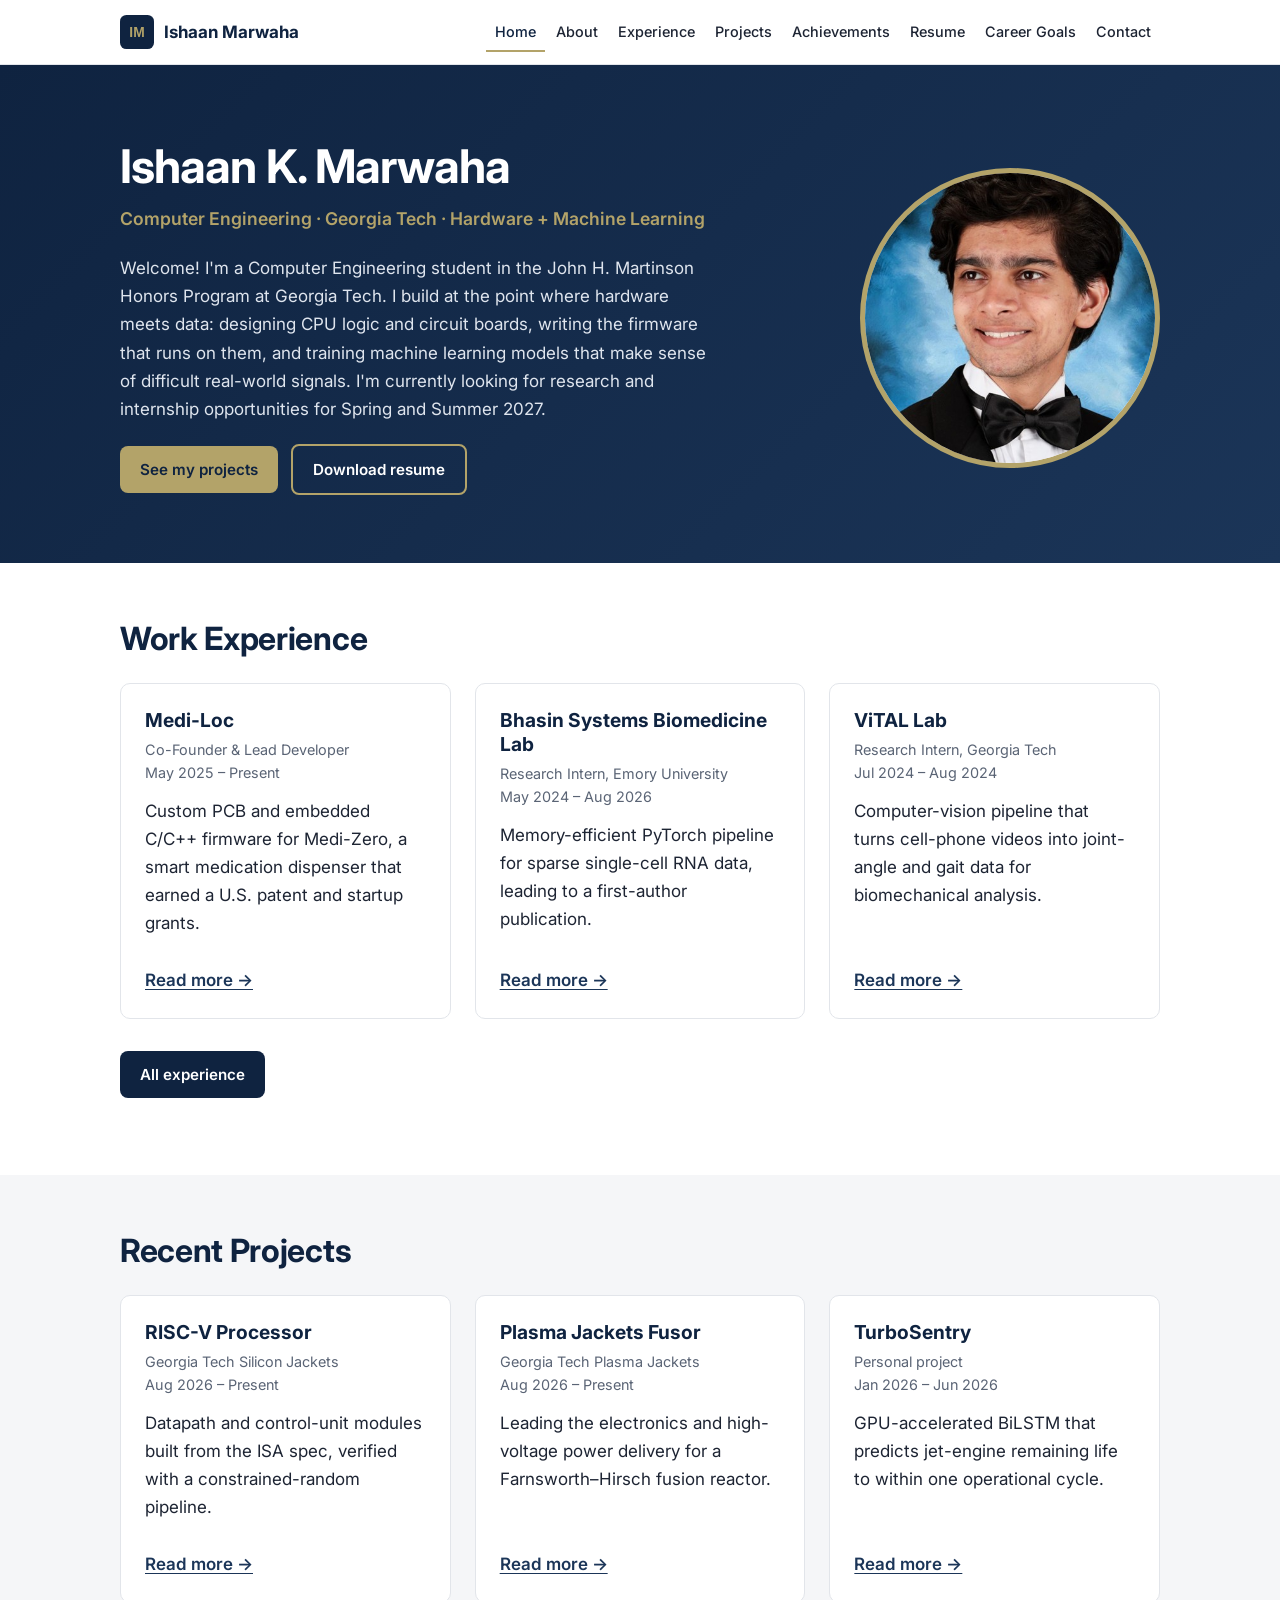
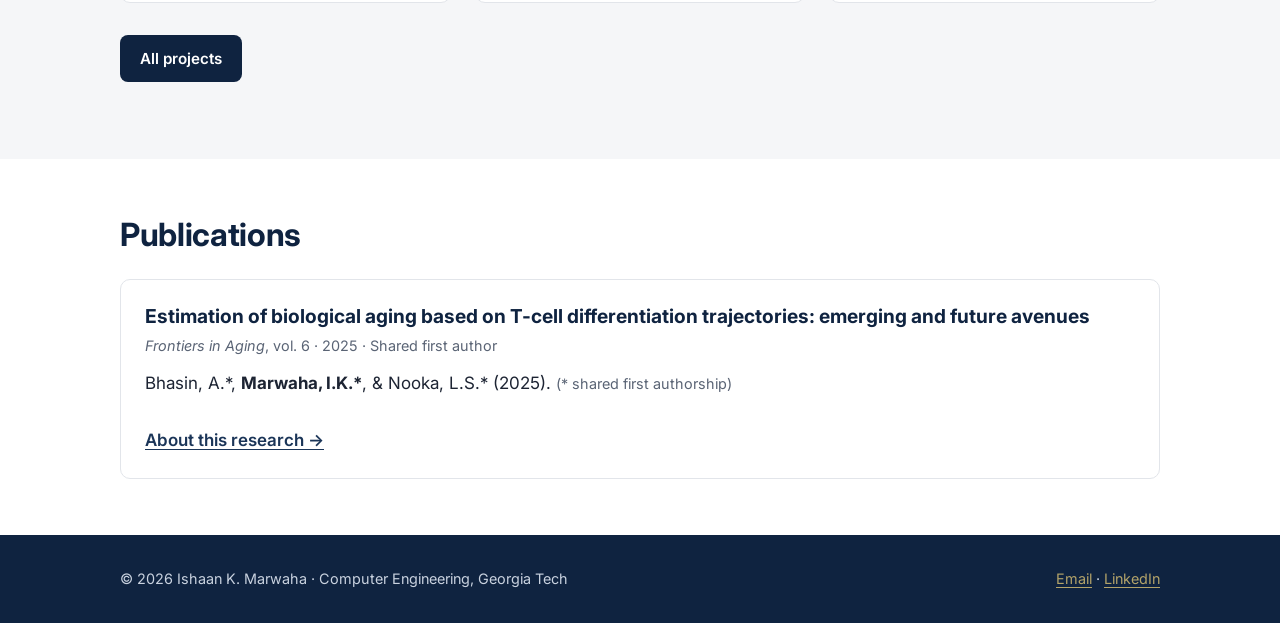
<file: index.html>
<!DOCTYPE html>
<html lang="en"><head>
<meta charset="utf-8">
<meta name="viewport" content="width=device-width, initial-scale=1">
<title>Ishaan Marwaha | Computer Engineering</title>
<meta name="description" content="Ishaan Marwaha, Computer Engineering student at Georgia Tech focused on hardware and machine learning.">
<link rel="icon" href="assets/img/logo.svg" type="image/svg+xml">
<link rel="preconnect" href="https://fonts.googleapis.com">
<link rel="preconnect" href="https://fonts.gstatic.com" crossorigin="">
<link href="https://fonts.googleapis.com/css2?family=Inter:wght@400;500;600;700&amp;display=swap" rel="stylesheet">
<link rel="stylesheet" href="assets/css/style.css">
</head>
<body>
<header class="site-header">
  <nav class="container nav" aria-label="Main">
    <a class="brand" href="index.html"><img src="assets/img/logo.svg" alt="">Ishaan Marwaha</a>
    <button class="nav-toggle" aria-expanded="false" aria-controls="nav-links" aria-label="Menu"><span></span><span></span><span></span></button>
    <ul class="nav-links" id="nav-links">
<li><a href="index.html" aria-current="page">Home</a></li>
<li><a href="about.html">About</a></li>
<li><a href="experience.html">Experience</a></li>
<li><a href="projects.html">Projects</a></li>
<li><a href="achievements.html">Achievements</a></li>
<li><a href="resume.html">Resume</a></li>
<li><a href="career-goals.html">Career Goals</a></li>
<li><a href="contact.html">Contact</a></li>
    </ul>
  </nav>
</header>
<main>

<section class="hero">
  <div class="container hero-grid">
    <div>
      <h1>Ishaan K. Marwaha</h1>
      <div class="tagline">Computer Engineering · Georgia Tech · Hardware + Machine Learning</div>
      <p>Welcome! I'm a Computer Engineering student in the John H. Martinson Honors Program at Georgia Tech. I build at the
      point where hardware meets data: designing CPU logic and circuit boards, writing the firmware that runs on them,
      and training machine learning models that make sense of difficult real-world signals. I'm currently looking for
      research and internship opportunities for Spring and Summer 2027.</p>
      <a class="btn btn-gold" href="projects.html">See my projects</a>
      <a class="btn btn-outline" href="assets/docs/Marwaha_Resume.pdf" download="">Download resume</a>
    </div>
    <img class="headshot" src="assets/img/headshot.jpg" alt="Portrait of Ishaan Marwaha">
  </div>
</section>


<section>
  <div class="container">
    <h2>Work Experience</h2>
    <div class="grid-3" style="margin-top:24px">
      <article class="card">
        <h3>Medi-Loc</h3>
        <div class="meta">Co-Founder &amp; Lead Developer<span class="date">May 2025 – Present</span></div>
        <p>Custom PCB and embedded C/C++ firmware for Medi-Zero, a smart medication dispenser that earned a U.S. patent and startup grants.</p>
        <a class="more" href="experience.html#mediloc">Read more →</a>
      </article>
      <article class="card">
        <h3>Bhasin Systems Biomedicine Lab</h3>
        <div class="meta">Research Intern, Emory University<span class="date">May 2024 – Aug 2026</span></div>
        <p>Memory-efficient PyTorch pipeline for sparse single-cell RNA data, leading to a first-author publication.</p>
        <a class="more" href="experience.html#bhasin">Read more →</a>
      </article>
      <article class="card">
        <h3>ViTAL Lab</h3>
        <div class="meta">Research Intern, Georgia Tech<span class="date">Jul 2024 – Aug 2024</span></div>
        <p>Computer-vision pipeline that turns cell-phone videos into joint-angle and gait data for biomechanical analysis.</p>
        <a class="more" href="experience.html#vital">Read more →</a>
      </article>
    </div>
    <p style="margin-top:28px"><a class="btn btn-navy" href="experience.html">All experience</a></p>
  </div>
</section>

<section class="alt">
  <div class="container">
    <h2>Recent Projects</h2>
    <div class="grid-3" style="margin-top:24px">
      <article class="card">
        <h3>RISC-V Processor</h3>
        <div class="meta">Georgia Tech Silicon Jackets<span class="date">Aug 2026 – Present</span></div>
        <p>Datapath and control-unit modules built from the ISA spec, verified with a constrained-random pipeline.</p>
        <a class="more" href="projects.html#riscv">Read more →</a>
      </article>
      <article class="card">
        <h3>Plasma Jackets Fusor</h3>
        <div class="meta">Georgia Tech Plasma Jackets<span class="date">Aug 2026 – Present</span></div>
        <p>Leading the electronics and high-voltage power delivery for a Farnsworth–Hirsch fusion reactor.</p>
        <a class="more" href="projects.html#fusor">Read more →</a>
      </article>
      <article class="card">
        <h3>TurboSentry</h3>
        <div class="meta">Personal project<span class="date">Jan 2026 – Jun 2026</span></div>
        <p>GPU-accelerated BiLSTM that predicts jet-engine remaining life to within one operational cycle.</p>
        <a class="more" href="projects.html#turbosentry">Read more →</a>
      </article>
    </div>
    <p style="margin-top:28px"><a class="btn btn-navy" href="projects.html">All projects</a></p>
  </div>
</section>

<section>
  <div class="container">
    <h2>Publications</h2>
    <div style="margin-top:24px">
      <article class="card">
        <h3>Estimation of biological aging based on T-cell differentiation trajectories: emerging and future avenues</h3>
        <div class="meta"><em>Frontiers in Aging</em>, vol. 6 · 2025 · Shared first author</div>
        <p>Bhasin, A.*, <b>Marwaha, I.K.*</b>, &amp; Nooka, L.S.* (2025). <span class="meta">(* shared first authorship)</span></p>
        <a class="more" href="experience.html#bhasin">About this research →</a>
      </article>
    </div>
  </div>
</section>

</main>
<footer class="site-footer">
  <div class="container footer-row">
    <span>© 2026 Ishaan K. Marwaha · Computer Engineering, Georgia Tech</span>
    <span><a href="mailto:imarwaha3@gatech.edu">Email</a> · <a href="https://www.linkedin.com/in/ishaanmarwaha/" target="_blank" rel="noopener">LinkedIn</a></span>
  </div>
</footer>
<script>
  const t=document.querySelector('.nav-toggle'),l=document.getElementById('nav-links');
  t.addEventListener('click',()=>{const o=l.classList.toggle('open');t.setAttribute('aria-expanded',o);});
</script>


</body></html>
</file>
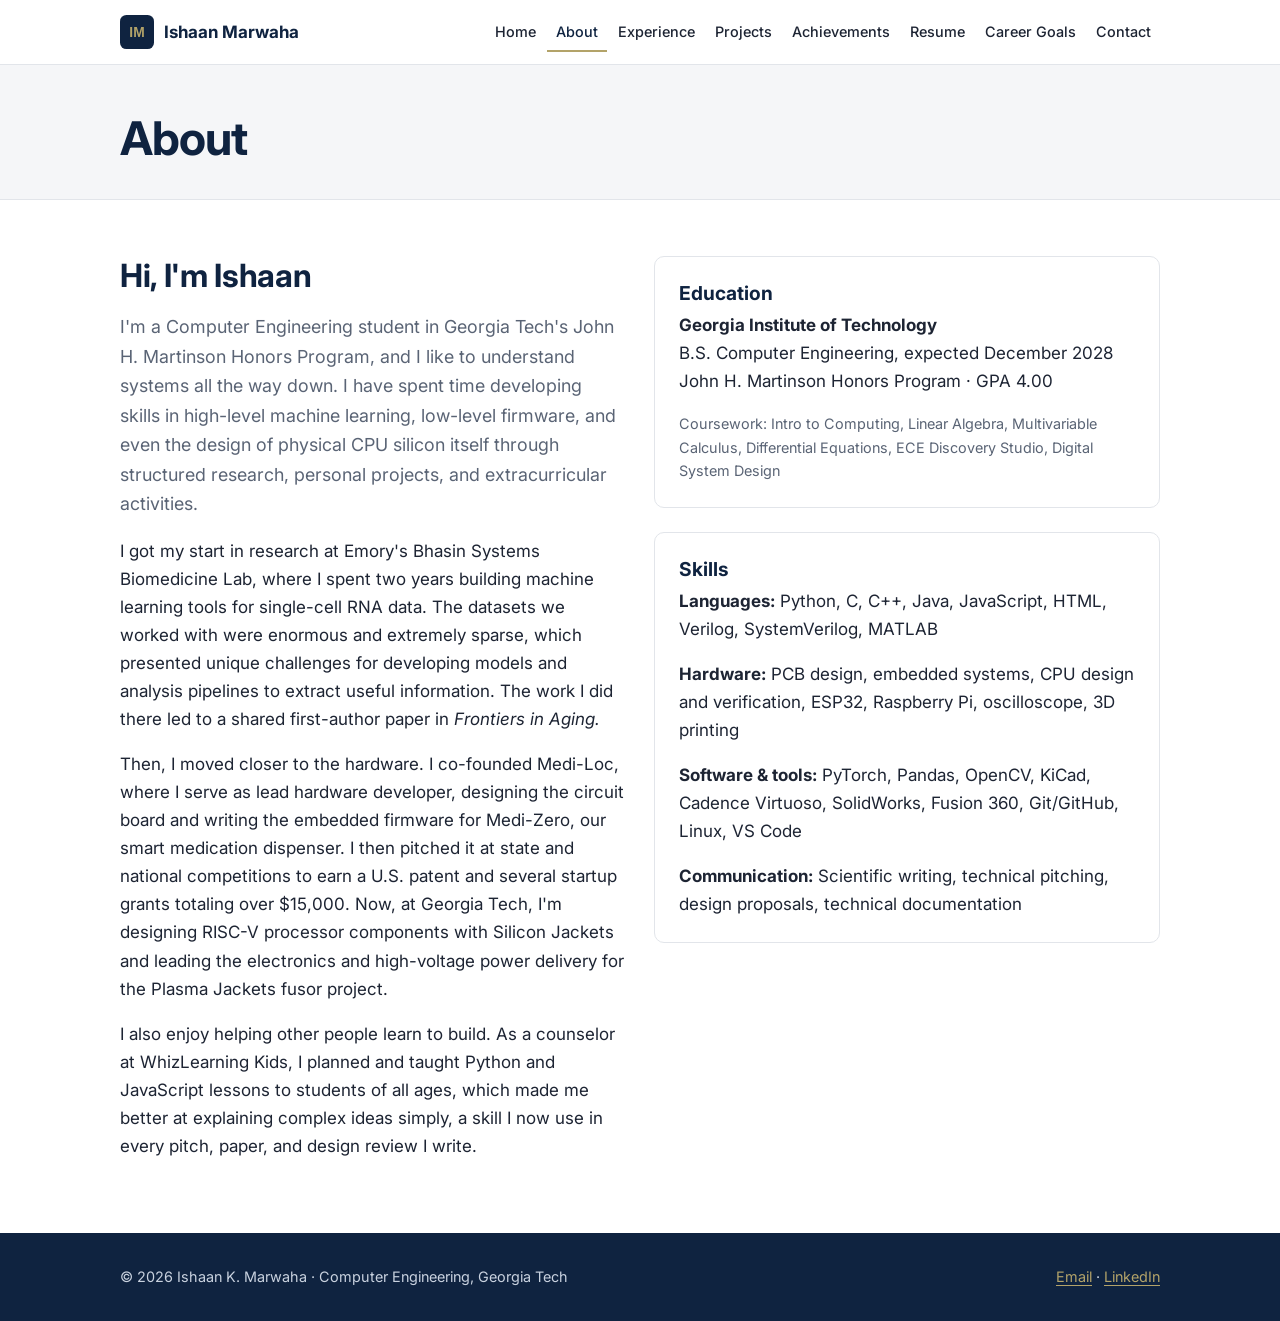
<file: about.html>
<!DOCTYPE html>
<html lang="en"><head>
<meta charset="utf-8">
<meta name="viewport" content="width=device-width, initial-scale=1">
<title>About | Ishaan Marwaha</title>
<meta name="description" content="Background and story of Ishaan Marwaha.">
<link rel="icon" href="assets/img/logo.svg" type="image/svg+xml">
<link rel="preconnect" href="https://fonts.googleapis.com">
<link rel="preconnect" href="https://fonts.gstatic.com" crossorigin="">
<link href="https://fonts.googleapis.com/css2?family=Inter:wght@400;500;600;700&amp;display=swap" rel="stylesheet">
<link rel="stylesheet" href="assets/css/style.css">
</head>
<body>
<header class="site-header">
  <nav class="container nav" aria-label="Main">
    <a class="brand" href="index.html"><img src="assets/img/logo.svg" alt="">Ishaan Marwaha</a>
    <button class="nav-toggle" aria-expanded="false" aria-controls="nav-links" aria-label="Menu"><span></span><span></span><span></span></button>
    <ul class="nav-links" id="nav-links">
<li><a href="index.html">Home</a></li>
<li><a href="about.html" aria-current="page">About</a></li>
<li><a href="experience.html">Experience</a></li>
<li><a href="projects.html">Projects</a></li>
<li><a href="achievements.html">Achievements</a></li>
<li><a href="resume.html">Resume</a></li>
<li><a href="career-goals.html">Career Goals</a></li>
<li><a href="contact.html">Contact</a></li>
    </ul>
  </nav>
</header>
<main>
<div class="page-head"><div class="container">
  <h1>About</h1>
</div></div>
<section>
  <div class="container grid-2" style="align-items:start">
    <div class="prose">
      <h2>Hi, I'm Ishaan</h2>
      <p class="lead">I'm a Computer Engineering student in Georgia Tech's John H. Martinson Honors Program, and I like
      to understand systems all the way down. I have spent time developing skills in high-level machine learning, low-level firmware, and even the design of physical CPU silicon itself through structured research, personal projects, and extracurricular activities.</p>

      <p>I got my start in research at Emory's Bhasin Systems Biomedicine Lab, where I spent two years building machine
      learning tools for single-cell RNA data. The datasets we worked with were enormous and extremely sparse, which presented unique challenges for developing models and analysis pipelines to extract useful information. The work I did there led to a shared first-author
      paper in <em>Frontiers in Aging.</em></p>

      <p>Then, I moved closer to the hardware. I co-founded Medi-Loc, where I serve as lead hardware developer, designing the circuit board and writing the
      embedded firmware for Medi-Zero, our smart medication dispenser. I then pitched it at state and national competitions
      to earn a U.S. patent and several startup grants totaling over $15,000. Now, at Georgia Tech, I'm designing RISC-V processor components with Silicon
      Jackets and leading the electronics and high-voltage power delivery for the Plasma Jackets fusor project.</p>

      <p>I also enjoy helping other people learn to build. As a counselor at WhizLearning Kids, I planned and taught
      Python and JavaScript lessons to students of all ages, which made me better at explaining complex ideas simply, a
      skill I now use in every pitch, paper, and design review I write.</p>
    </div>

    <aside>
      <div class="card">
        <h3>Education</h3>
        <p><b>Georgia Institute of Technology</b><br>B.S. Computer Engineering, expected December 2028<br>
        John H. Martinson Honors Program · GPA 4.00</p>
        <p class="meta" style="margin:0">Coursework: Intro to Computing, Linear Algebra, Multivariable Calculus,
        Differential Equations, ECE Discovery Studio, Digital System Design</p>
      </div>

      <div class="card" style="margin-top:24px">
        <h3>Skills</h3>
        <p><b>Languages:</b> Python, C, C++, Java, JavaScript, HTML, Verilog, SystemVerilog, MATLAB</p>
        <p><b>Hardware:</b> PCB design, embedded systems, CPU design and verification, ESP32, Raspberry Pi, oscilloscope, 3D printing</p>
        <p><b>Software &amp; tools:</b> PyTorch, Pandas, OpenCV, KiCad, Cadence Virtuoso, SolidWorks, Fusion 360, Git/GitHub, Linux, VS Code</p>
        <p style="margin:0"><b>Communication:</b> Scientific writing, technical pitching, design proposals, technical documentation</p>
      </div>
    </aside>
  </div>
</section>

</main>
<footer class="site-footer">
  <div class="container footer-row">
    <span>© 2026 Ishaan K. Marwaha · Computer Engineering, Georgia Tech</span>
    <span><a href="mailto:imarwaha3@gatech.edu">Email</a> · <a href="https://www.linkedin.com/in/ishaanmarwaha/" target="_blank" rel="noopener">LinkedIn</a></span>
  </div>
</footer>
<script>
  const t=document.querySelector('.nav-toggle'),l=document.getElementById('nav-links');
  t.addEventListener('click',()=>{const o=l.classList.toggle('open');t.setAttribute('aria-expanded',o);});
</script>


</body></html>
</file>
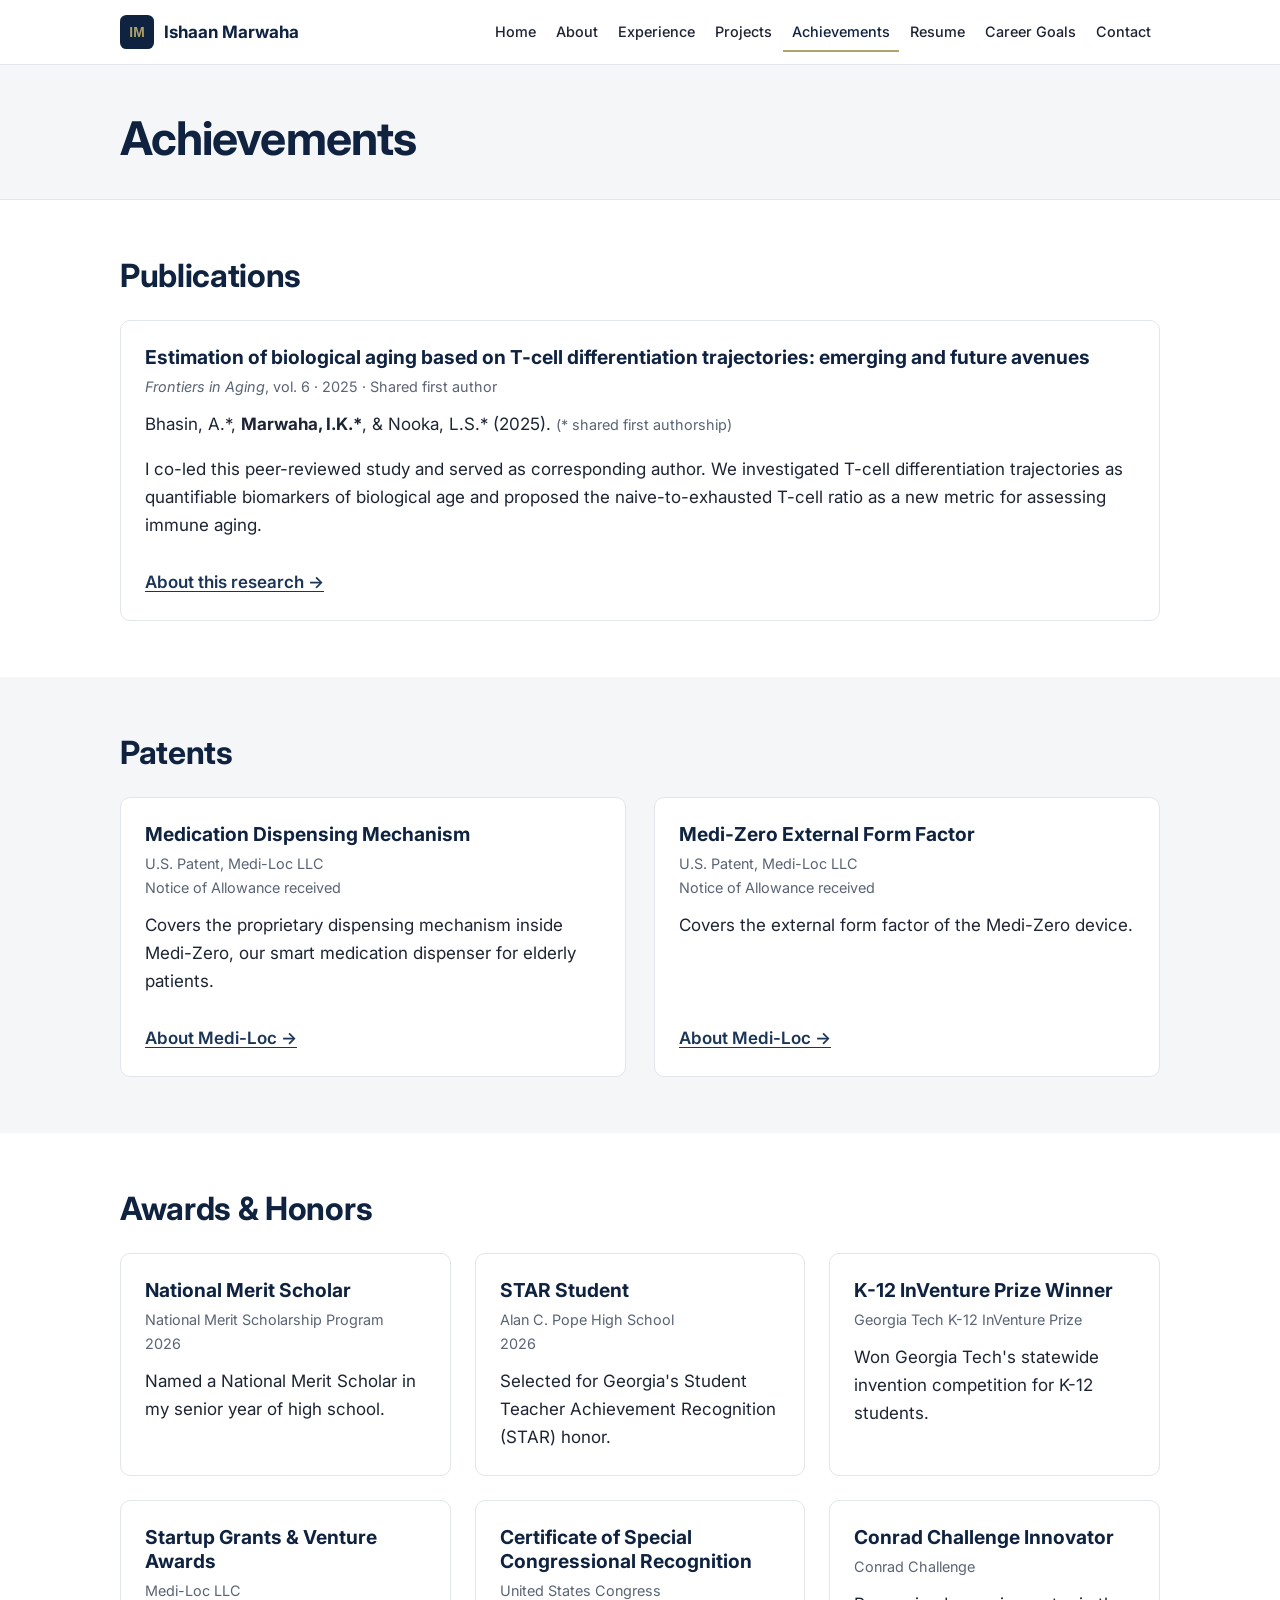
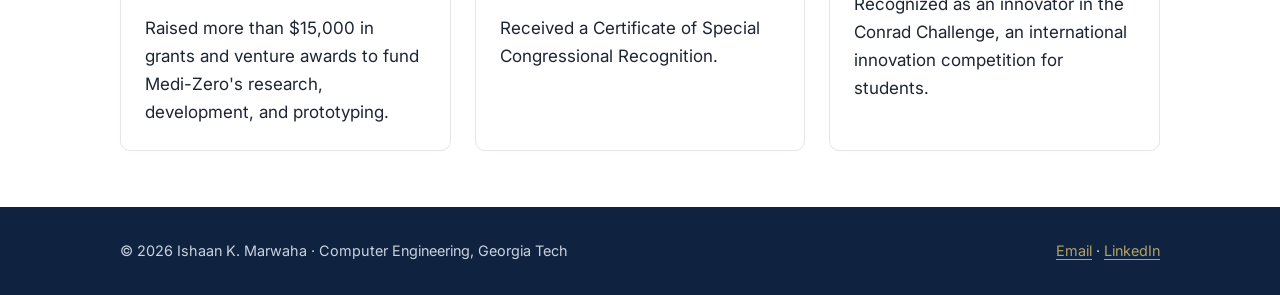
<file: achievements.html>
<!doctype html>
<html lang="en">
<head>
<meta charset="utf-8">
<meta name="viewport" content="width=device-width, initial-scale=1">
<title>Achievements | Ishaan Marwaha</title>
<meta name="description" content="Publications, patents, and awards earned by Ishaan Marwaha.">
<link rel="icon" href="assets/img/logo.svg" type="image/svg+xml">
<link rel="preconnect" href="https://fonts.googleapis.com">
<link rel="preconnect" href="https://fonts.gstatic.com" crossorigin>
<link href="https://fonts.googleapis.com/css2?family=Inter:wght@400;500;600;700&display=swap" rel="stylesheet">
<link rel="stylesheet" href="assets/css/style.css">
</head>
<body>
<header class="site-header">
  <nav class="container nav" aria-label="Main">
    <a class="brand" href="index.html"><img src="assets/img/logo.svg" alt="">Ishaan Marwaha</a>
    <button class="nav-toggle" aria-expanded="false" aria-controls="nav-links" aria-label="Menu"><span></span><span></span><span></span></button>
    <ul class="nav-links" id="nav-links">
<li><a href="index.html">Home</a></li>
<li><a href="about.html">About</a></li>
<li><a href="experience.html">Experience</a></li>
<li><a href="projects.html">Projects</a></li>
<li><a href="achievements.html" aria-current="page">Achievements</a></li>
<li><a href="resume.html">Resume</a></li>
<li><a href="career-goals.html">Career Goals</a></li>
<li><a href="contact.html">Contact</a></li>
    </ul>
  </nav>
</header>
<main>
<div class="page-head"><div class="container">
  <h1>Achievements</h1>
</div></div>

<section id="publications">
  <div class="container">
    <h2>Publications</h2>
    <div style="margin-top:24px">
      <article class="card">
        <h3>Estimation of biological aging based on T-cell differentiation trajectories: emerging and future avenues</h3>
        <div class="meta"><em>Frontiers in Aging</em>, vol. 6 · 2025 · Shared first author</div>
        <p>Bhasin, A.*, <b>Marwaha, I.K.*</b>, &amp; Nooka, L.S.* (2025). <span class="meta">(* shared first authorship)</span></p>
        <p>I co-led this peer-reviewed study and served as corresponding author. We investigated T-cell differentiation
        trajectories as quantifiable biomarkers of biological age and proposed the naive-to-exhausted T-cell ratio as a
        new metric for assessing immune aging.</p>
        <a class="more" href="experience.html#bhasin">About this research →</a>
      </article>
    </div>
  </div>
</section>

<section id="patents" class="alt">
  <div class="container">
    <h2>Patents</h2>
    <div class="grid-2" style="margin-top:24px">
      <article class="card">
        <h3>Medication Dispensing Mechanism</h3>
        <div class="meta">U.S. Patent, Medi-Loc LLC<span class="date">Notice of Allowance received</span></div>
        <p>Covers the proprietary dispensing mechanism inside Medi-Zero, our smart medication dispenser for elderly patients.</p>
        <a class="more" href="experience.html#mediloc">About Medi-Loc →</a>
      </article>
      <article class="card">
        <h3>Medi-Zero External Form Factor</h3>
        <div class="meta">U.S. Patent, Medi-Loc LLC<span class="date">Notice of Allowance received</span></div>
        <p>Covers the external form factor of the Medi-Zero device.</p>
        <a class="more" href="experience.html#mediloc">About Medi-Loc →</a>
      </article>
    </div>
  </div>
</section>

<section id="awards">
  <div class="container">
    <h2>Awards &amp; Honors</h2>
    <div class="grid-3" style="margin-top:24px">
      <article class="card">
        <h3>National Merit Scholar</h3>
        <div class="meta">National Merit Scholarship Program<span class="date">2026</span></div>
        <p>Named a National Merit Scholar in my senior year of high school.</p>
      </article>
      <article class="card">
        <h3>STAR Student</h3>
        <div class="meta">Alan C. Pope High School<span class="date">2026</span></div>
        <p>Selected for Georgia's Student Teacher Achievement Recognition (STAR) honor.</p>
      </article>
      <article class="card">
        <h3>K-12 InVenture Prize Winner</h3>
        <div class="meta">Georgia Tech K-12 InVenture Prize</div>
        <p>Won Georgia Tech's statewide invention competition for K-12 students.</p>
      </article>
      <article class="card">
        <h3>Startup Grants &amp; Venture Awards</h3>
        <div class="meta">Medi-Loc LLC</div>
        <p>Raised more than $15,000 in grants and venture awards to fund Medi-Zero's research, development, and prototyping.</p>
      </article>
      <article class="card">
        <h3>Certificate of Special Congressional Recognition</h3>
        <div class="meta">United States Congress</div>
        <p>Received a Certificate of Special Congressional Recognition.</p>
      </article>
      <article class="card">
        <h3>Conrad Challenge Innovator</h3>
        <div class="meta">Conrad Challenge</div>
        <p>Recognized as an innovator in the Conrad Challenge, an international innovation competition for students.</p>
      </article>
    </div>
  </div>
</section>

</main>
<footer class="site-footer">
  <div class="container footer-row">
    <span>&copy; 2026 Ishaan K. Marwaha &middot; Computer Engineering, Georgia Tech</span>
    <span><a href="mailto:imarwaha3@gatech.edu">Email</a> &middot; <a href="https://www.linkedin.com/in/ishaanmarwaha/" target="_blank" rel="noopener">LinkedIn</a></span>
  </div>
</footer>
<script>
  const t=document.querySelector('.nav-toggle'),l=document.getElementById('nav-links');
  t.addEventListener('click',()=>{const o=l.classList.toggle('open');t.setAttribute('aria-expanded',o);});
</script>
</body>
</html>
</file>
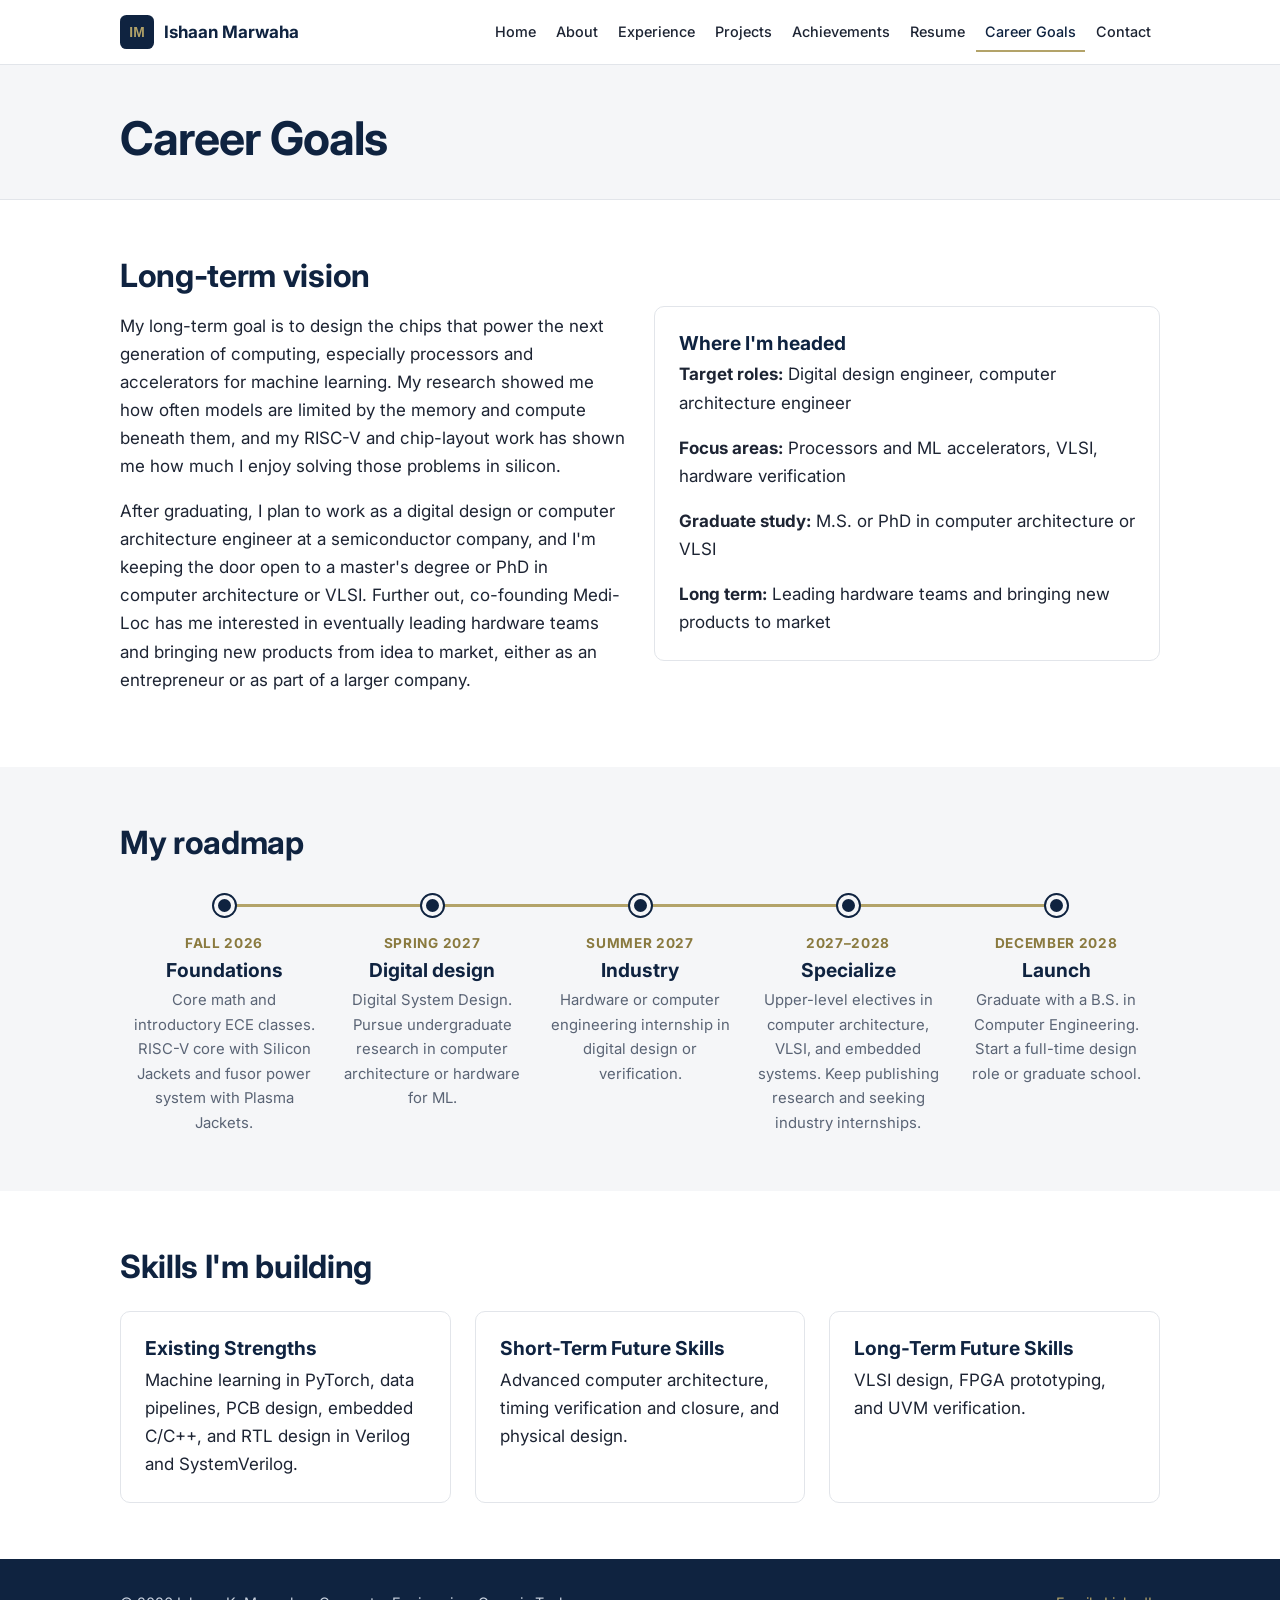
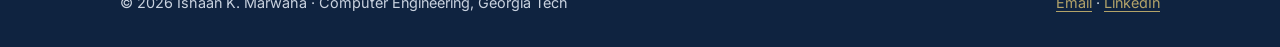
<file: career-goals.html>
<!DOCTYPE html>
<html lang="en"><head>
<meta charset="utf-8">
<meta name="viewport" content="width=device-width, initial-scale=1">
<title>Career Goals | Ishaan Marwaha</title>
<meta name="description" content="Career goals and roadmap of Ishaan Marwaha.">
<link rel="icon" href="assets/img/logo.svg" type="image/svg+xml">
<link rel="preconnect" href="https://fonts.googleapis.com">
<link rel="preconnect" href="https://fonts.gstatic.com" crossorigin="">
<link href="https://fonts.googleapis.com/css2?family=Inter:wght@400;500;600;700&amp;display=swap" rel="stylesheet">
<link rel="stylesheet" href="assets/css/style.css">
</head>
<body>
<header class="site-header">
  <nav class="container nav" aria-label="Main">
    <a class="brand" href="index.html"><img src="assets/img/logo.svg" alt="">Ishaan Marwaha</a>
    <button class="nav-toggle" aria-expanded="false" aria-controls="nav-links" aria-label="Menu"><span></span><span></span><span></span></button>
    <ul class="nav-links" id="nav-links">
<li><a href="index.html">Home</a></li>
<li><a href="about.html">About</a></li>
<li><a href="experience.html">Experience</a></li>
<li><a href="projects.html">Projects</a></li>
<li><a href="achievements.html">Achievements</a></li>
<li><a href="resume.html">Resume</a></li>
<li><a href="career-goals.html" aria-current="page">Career Goals</a></li>
<li><a href="contact.html">Contact</a></li>
    </ul>
  </nav>
</header>
<main>
<div class="page-head"><div class="container">
  <h1>Career Goals</h1>
</div></div>
<section>
  <div class="container grid-2" style="align-items:center">
    <div>
    <h2>Long-term vision</h2>
    <p>My long-term goal is to design the chips that power the next generation of computing, especially processors and
    accelerators for machine learning. My research showed me how often models are limited by the memory and compute
    beneath them, and my RISC-V and chip-layout work has shown me how much I enjoy solving those problems in silicon.</p>
    <p>After graduating, I plan to work as a digital design or computer architecture engineer at a semiconductor
    company, and I'm keeping the door open to a master's degree or PhD in computer architecture or VLSI. Further out,
    co-founding Medi-Loc has me interested in eventually leading hardware teams and bringing new products from idea to
    market, either as an entrepreneur or as part of a larger company.</p>
    </div>
    <aside class="card">
      <h3>Where I'm headed</h3>
      <p><b>Target roles:</b> Digital design engineer, computer architecture engineer</p>
      <p><b>Focus areas:</b> Processors and ML accelerators, VLSI, hardware verification</p>
      <p><b>Graduate study:</b> M.S. or PhD in computer architecture or VLSI</p>
      <p style="margin:0"><b>Long term:</b> Leading hardware teams and bringing new products to market</p>
    </aside>
  </div>
</section>

<section class="alt">
  <div class="container">
    <h2>My roadmap</h2>
    <ol class="roadmap">
      <li><span class="dot"></span><div>
        <div class="when">Fall 2026</div><h3>Foundations</h3>
        <p>Core math and introductory ECE classes. RISC-V core with Silicon Jackets and fusor power system with Plasma Jackets.</p></div></li>
      <li><span class="dot"></span><div>
        <div class="when">Spring 2027</div><h3>Digital design</h3>
        <p>Digital System Design. Pursue undergraduate research in computer architecture or hardware for ML.</p></div></li>
      <li><span class="dot"></span><div>
        <div class="when">Summer 2027</div><h3>Industry</h3>
        <p>Hardware or computer engineering internship in digital design or verification.</p></div></li>
      <li><span class="dot"></span><div>
        <div class="when">2027–2028</div><h3>Specialize</h3>
        <p>Upper-level electives in computer architecture, VLSI, and embedded systems. Keep publishing research and seeking industry internships.</p></div></li>
      <li><span class="dot"></span><div>
        <div class="when">December 2028</div><h3>Launch</h3>
        <p>Graduate with a B.S. in Computer Engineering. Start a full-time design role or graduate school.</p></div></li>
    </ol>
  </div>
</section>

<section>
  <div class="container">
    <h2>Skills I'm building</h2>
    <div class="grid-3" style="margin-top:24px">
      <div class="card"><h3>Existing Strengths</h3>
        <p>Machine learning in PyTorch, data pipelines, PCB design, embedded C/C++, and RTL design in Verilog and
        SystemVerilog.</p></div>
      <div class="card"><h3>Short-Term Future Skills</h3>
        <p>Advanced computer architecture, timing verification and closure, and physical design.</p></div>
      <div class="card"><h3>Long-Term Future Skills</h3>
        <p>VLSI design, FPGA prototyping, and UVM verification.</p></div>
    </div>
  </div>
</section>

</main>
<footer class="site-footer">
  <div class="container footer-row">
    <span>© 2026 Ishaan K. Marwaha · Computer Engineering, Georgia Tech</span>
    <span><a href="mailto:imarwaha3@gatech.edu">Email</a> · <a href="https://www.linkedin.com/in/ishaanmarwaha/" target="_blank" rel="noopener">LinkedIn</a></span>
  </div>
</footer>
<script>
  const t=document.querySelector('.nav-toggle'),l=document.getElementById('nav-links');
  t.addEventListener('click',()=>{const o=l.classList.toggle('open');t.setAttribute('aria-expanded',o);});
</script>


</body></html>
</file>
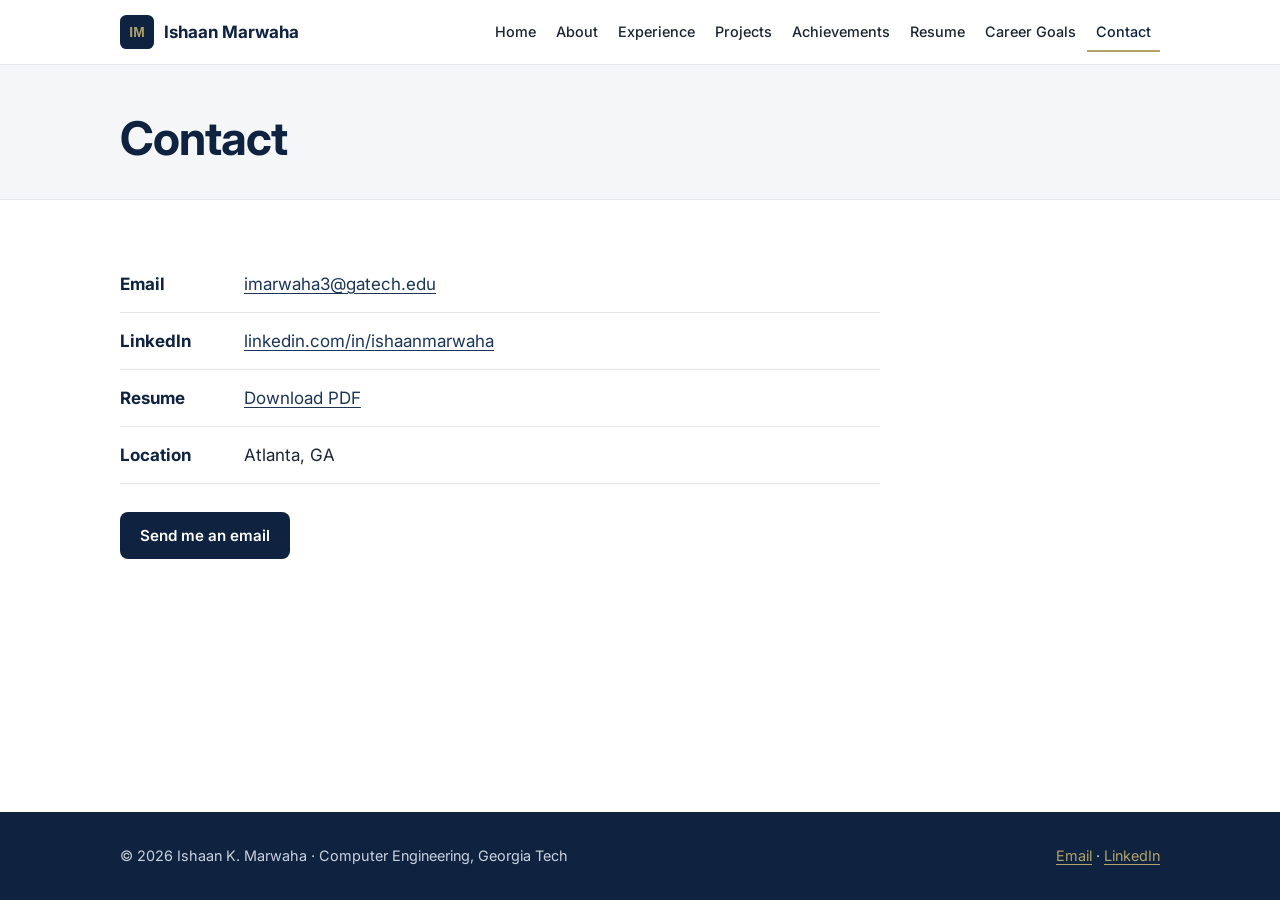
<file: contact.html>
<!doctype html>
<html lang="en">
<head>
<meta charset="utf-8">
<meta name="viewport" content="width=device-width, initial-scale=1">
<title>Contact | Ishaan Marwaha</title>
<meta name="description" content="Contact Ishaan Marwaha.">
<link rel="icon" href="assets/img/logo.svg" type="image/svg+xml">
<link rel="preconnect" href="https://fonts.googleapis.com">
<link rel="preconnect" href="https://fonts.gstatic.com" crossorigin>
<link href="https://fonts.googleapis.com/css2?family=Inter:wght@400;500;600;700&display=swap" rel="stylesheet">
<link rel="stylesheet" href="assets/css/style.css">
</head>
<body>
<header class="site-header">
  <nav class="container nav" aria-label="Main">
    <a class="brand" href="index.html"><img src="assets/img/logo.svg" alt="">Ishaan Marwaha</a>
    <button class="nav-toggle" aria-expanded="false" aria-controls="nav-links" aria-label="Menu"><span></span><span></span><span></span></button>
    <ul class="nav-links" id="nav-links">
<li><a href="index.html">Home</a></li>
<li><a href="about.html">About</a></li>
<li><a href="experience.html">Experience</a></li>
<li><a href="projects.html">Projects</a></li>
<li><a href="achievements.html">Achievements</a></li>
<li><a href="resume.html">Resume</a></li>
<li><a href="career-goals.html">Career Goals</a></li>
<li><a href="contact.html" aria-current="page">Contact</a></li>
    </ul>
  </nav>
</header>
<main>
<div class="page-head"><div class="container">
  <h1>Contact</h1>
</div></div>
<section>
  <div class="container prose">
    <ul class="contact-list">
      <li><b>Email</b> <a href="mailto:imarwaha3@gatech.edu">imarwaha3@gatech.edu</a></li>
      <li><b>LinkedIn</b> <a href="https://www.linkedin.com/in/ishaanmarwaha/" target="_blank" rel="noopener">linkedin.com/in/ishaanmarwaha</a></li>
      <li><b>Resume</b> <a href="assets/docs/Marwaha_Resume.pdf" download>Download PDF</a></li>
      <li><b>Location</b> Atlanta, GA</li>
    </ul>
    <a class="btn btn-navy" style="margin-top:28px" href="mailto:imarwaha3@gatech.edu">Send me an email</a>
  </div>
</section>

</main>
<footer class="site-footer">
  <div class="container footer-row">
    <span>&copy; 2026 Ishaan K. Marwaha &middot; Computer Engineering, Georgia Tech</span>
    <span><a href="mailto:imarwaha3@gatech.edu">Email</a> &middot; <a href="https://www.linkedin.com/in/ishaanmarwaha/" target="_blank" rel="noopener">LinkedIn</a></span>
  </div>
</footer>
<script>
  const t=document.querySelector('.nav-toggle'),l=document.getElementById('nav-links');
  t.addEventListener('click',()=>{const o=l.classList.toggle('open');t.setAttribute('aria-expanded',o);});
</script>
</body>
</html>
</file>
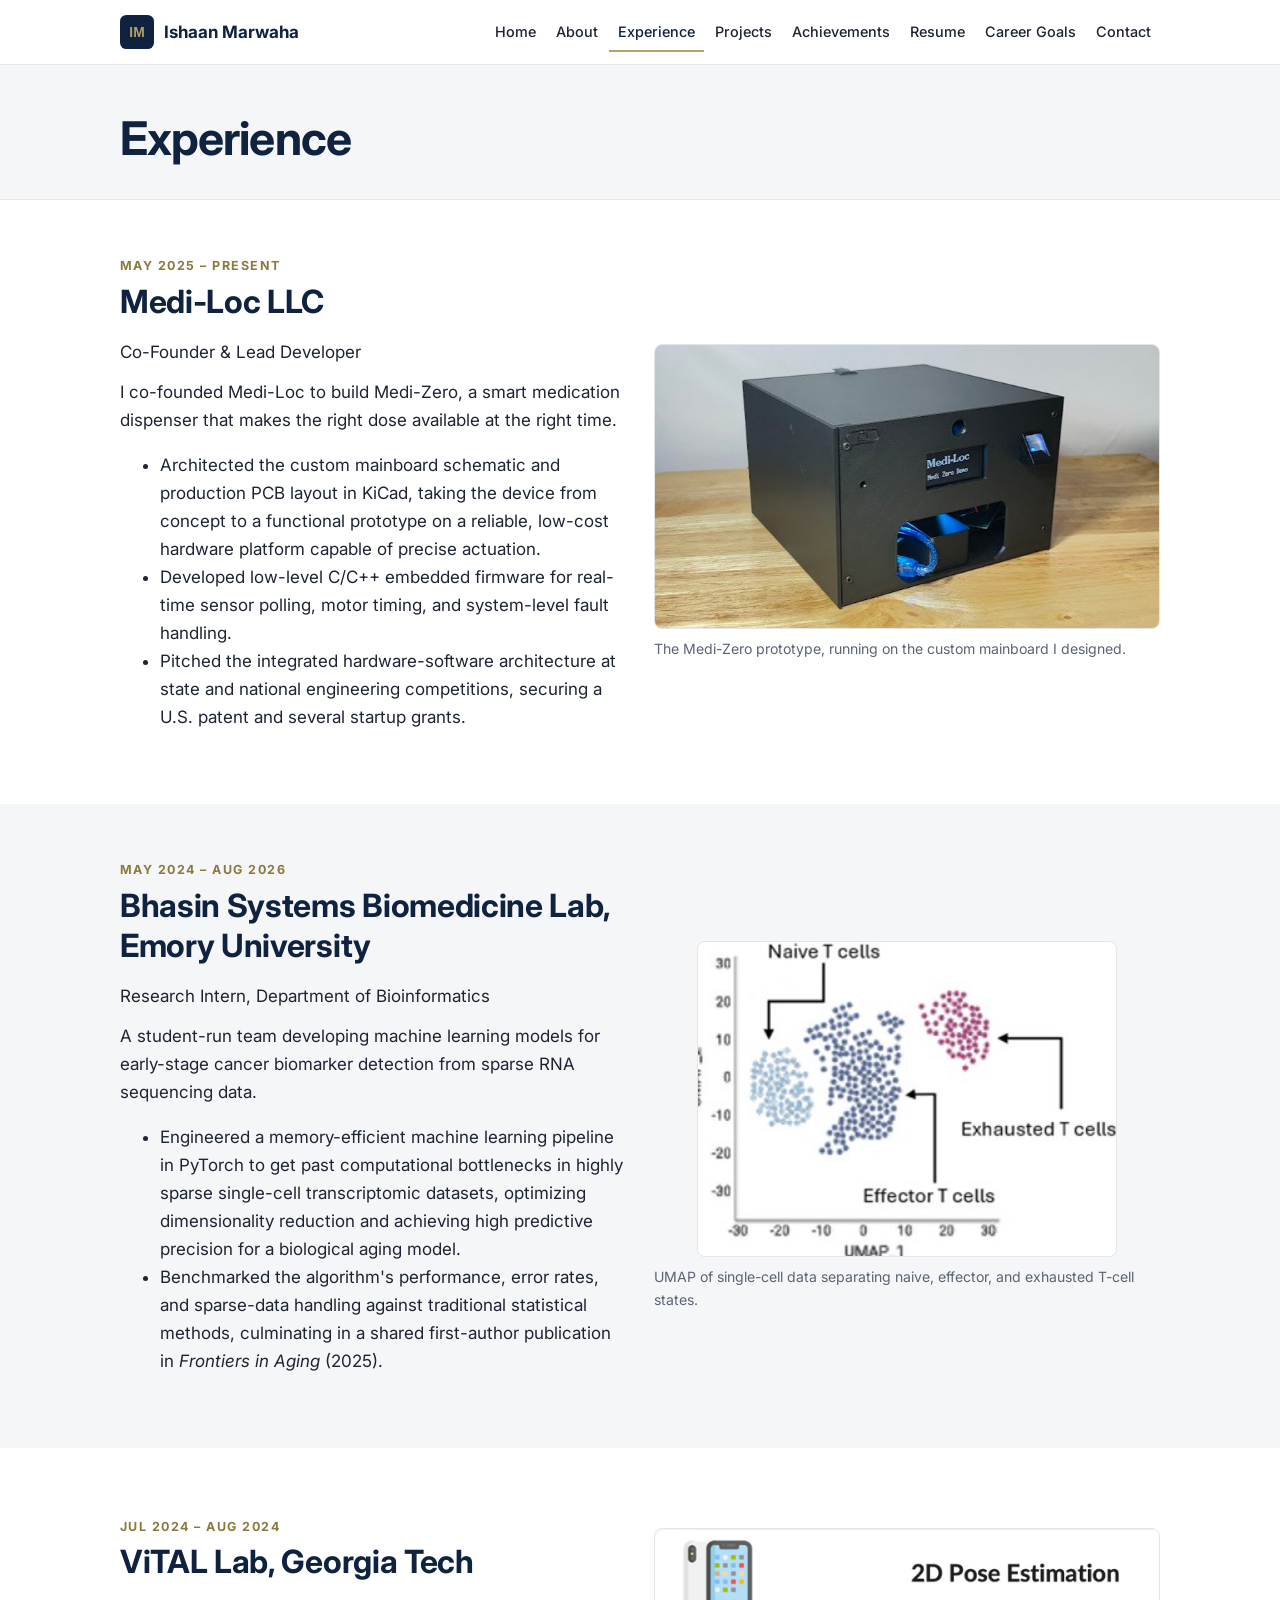
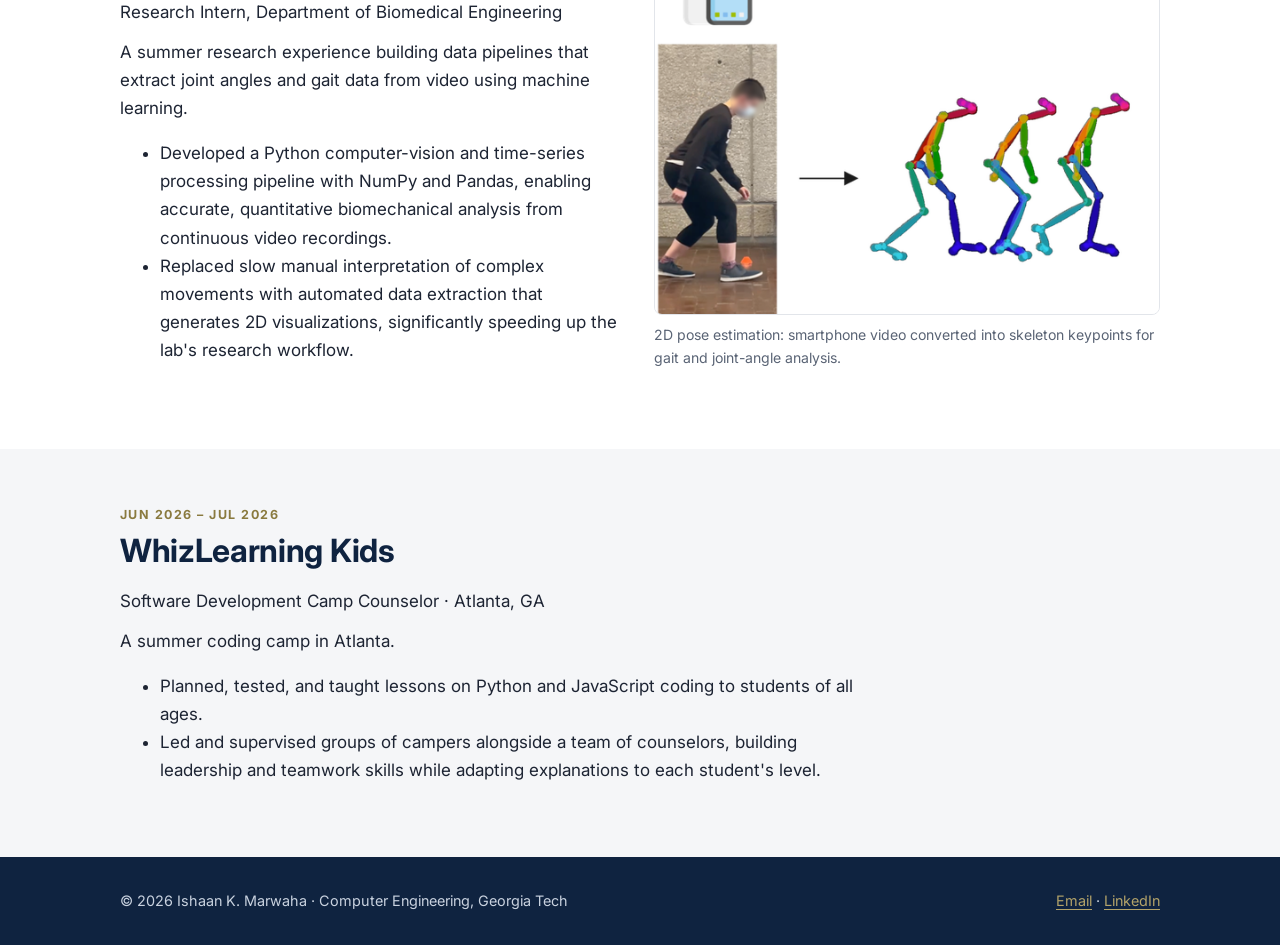
<file: experience.html>
<!DOCTYPE html>
<html lang="en"><head>
<meta charset="utf-8">
<meta name="viewport" content="width=device-width, initial-scale=1">
<title>Experience | Ishaan Marwaha</title>
<meta name="description" content="Work and research experience of Ishaan Marwaha.">
<link rel="icon" href="assets/img/logo.svg" type="image/svg+xml">
<link rel="preconnect" href="https://fonts.googleapis.com">
<link rel="preconnect" href="https://fonts.gstatic.com" crossorigin="">
<link href="https://fonts.googleapis.com/css2?family=Inter:wght@400;500;600;700&amp;display=swap" rel="stylesheet">
<link rel="stylesheet" href="assets/css/style.css">
</head>
<body>
<header class="site-header">
  <nav class="container nav" aria-label="Main">
    <a class="brand" href="index.html"><img src="assets/img/logo.svg" alt="">Ishaan Marwaha</a>
    <button class="nav-toggle" aria-expanded="false" aria-controls="nav-links" aria-label="Menu"><span></span><span></span><span></span></button>
    <ul class="nav-links" id="nav-links">
<li><a href="index.html">Home</a></li>
<li><a href="about.html">About</a></li>
<li><a href="experience.html" aria-current="page">Experience</a></li>
<li><a href="projects.html">Projects</a></li>
<li><a href="achievements.html">Achievements</a></li>
<li><a href="resume.html">Resume</a></li>
<li><a href="career-goals.html">Career Goals</a></li>
<li><a href="contact.html">Contact</a></li>
    </ul>
  </nav>
</header>
<main>
<div class="page-head"><div class="container">
  <h1>Experience</h1>
</div></div>
<section id="mediloc">
  <div class="container grid-2" style="align-items:center">
    <div>
      <span class="eyebrow">May 2025 – Present</span>
      <h2>Medi-Loc LLC</h2>
      <div class="meta">Co-Founder &amp; Lead Developer</div>
      <p style="margin-top:12px">I co-founded Medi-Loc to
      build Medi-Zero, a smart medication dispenser that makes the right dose available at the right time.</p>
      <ul>
        <li>Architected the custom mainboard schematic and production PCB layout in KiCad, taking the device from concept
        to a functional prototype on a reliable, low-cost hardware platform capable of precise actuation.</li>
        <li>Developed low-level C/C++ embedded firmware for real-time sensor polling, motor timing, and system-level
        fault handling.</li>
        <li>Pitched the integrated hardware-software architecture at state and national engineering competitions,
        securing a U.S. patent and several startup grants.</li>
      </ul>
    </div>
    <figure><img src="assets/img/mediloc.jpg" alt="Medi-Zero prototype dispenser with display and fingerprint sensor">
      <figcaption>The Medi-Zero prototype, running on the custom mainboard I designed.</figcaption></figure>
  </div>
</section>

<section id="bhasin" class="alt">
  <div class="container grid-2" style="align-items:center">
    <div>
      <span class="eyebrow">May 2024 – Aug 2026</span>
      <h2>Bhasin Systems Biomedicine Lab, Emory University</h2>
      <div class="meta">Research Intern, Department of Bioinformatics</div>
      <p style="margin-top:12px">A student-run team developing machine learning models for early-stage cancer biomarker
      detection from sparse RNA sequencing data.</p>
      <ul>
        <li>Engineered a memory-efficient machine learning pipeline in PyTorch to get past computational bottlenecks in
        highly sparse single-cell transcriptomic datasets, optimizing dimensionality reduction and achieving high
        predictive precision for a biological aging model.</li>
        <li>Benchmarked the algorithm's performance, error rates, and sparse-data handling against traditional
        statistical methods, culminating in a shared first-author publication in <em>Frontiers in Aging</em> (2025).</li>
      </ul>
    </div>
    <figure class="fig-narrow"><img src="assets/img/bhasin-umap.png" alt="UMAP plot of T-cell clusters: naive, effector, and exhausted T cells">
      <figcaption>UMAP of single-cell data separating naive, effector, and exhausted T-cell states.</figcaption></figure>
  </div>
</section>

<section id="vital">
  <div class="container grid-2" style="align-items:center">
    <div>
    <span class="eyebrow">Jul 2024 – Aug 2024</span>
    <h2>ViTAL Lab, Georgia Tech</h2>
    <div class="meta">Research Intern, Department of Biomedical Engineering</div>
    <p style="margin-top:12px">A summer research experience building data pipelines that extract joint angles and gait
    data from video using machine learning.</p>
    <ul>
      <li>Developed a Python computer-vision and time-series processing pipeline with NumPy and Pandas, enabling
      accurate, quantitative biomechanical analysis from continuous video recordings.</li>
      <li>Replaced slow manual interpretation of complex movements with automated data extraction that generates 2D
      visualizations, significantly speeding up the lab's research workflow.</li>
    </ul>
    </div>
    <figure><img src="assets/img/vital-pose.png" alt="Video frame of a person walking converted into 2D pose-estimation skeletons">
      <figcaption>2D pose estimation: smartphone video converted into skeleton keypoints for gait and joint-angle analysis.</figcaption></figure>
  </div>
</section>

<section id="camp" class="alt">
  <div class="container prose">
    <span class="eyebrow">Jun 2026 – Jul 2026</span>
    <h2>WhizLearning Kids</h2>
    <div class="meta">Software Development Camp Counselor · Atlanta, GA</div>
    <p style="margin-top:12px">A summer coding camp in Atlanta.</p>
    <ul>
      <li>Planned, tested, and taught lessons on Python and JavaScript coding to students of all ages.</li>
      <li>Led and supervised groups of campers alongside a team of counselors, building leadership and teamwork
      skills while adapting explanations to each student's level.</li>
    </ul>
  </div>
</section>

</main>
<footer class="site-footer">
  <div class="container footer-row">
    <span>© 2026 Ishaan K. Marwaha · Computer Engineering, Georgia Tech</span>
    <span><a href="mailto:imarwaha3@gatech.edu">Email</a> · <a href="https://www.linkedin.com/in/ishaanmarwaha/" target="_blank" rel="noopener">LinkedIn</a></span>
  </div>
</footer>
<script>
  const t=document.querySelector('.nav-toggle'),l=document.getElementById('nav-links');
  t.addEventListener('click',()=>{const o=l.classList.toggle('open');t.setAttribute('aria-expanded',o);});
</script>


</body></html>
</file>
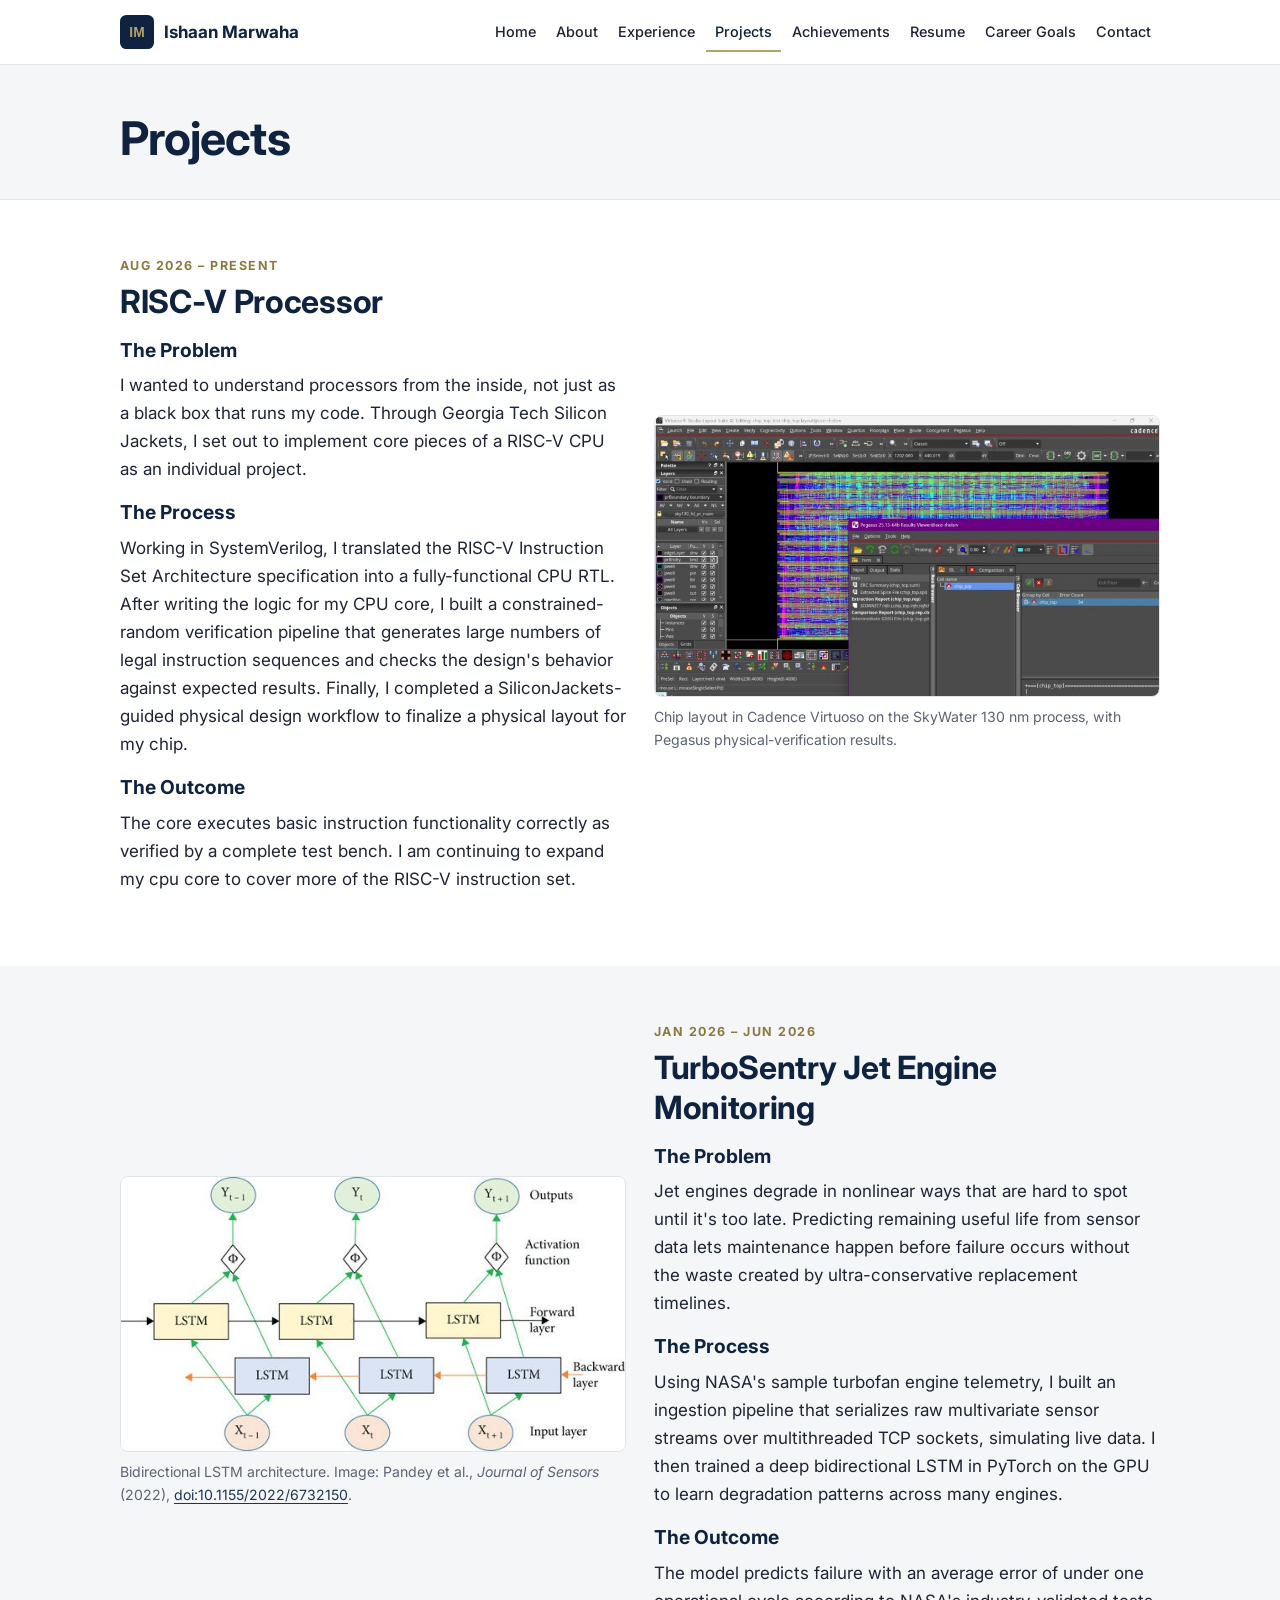
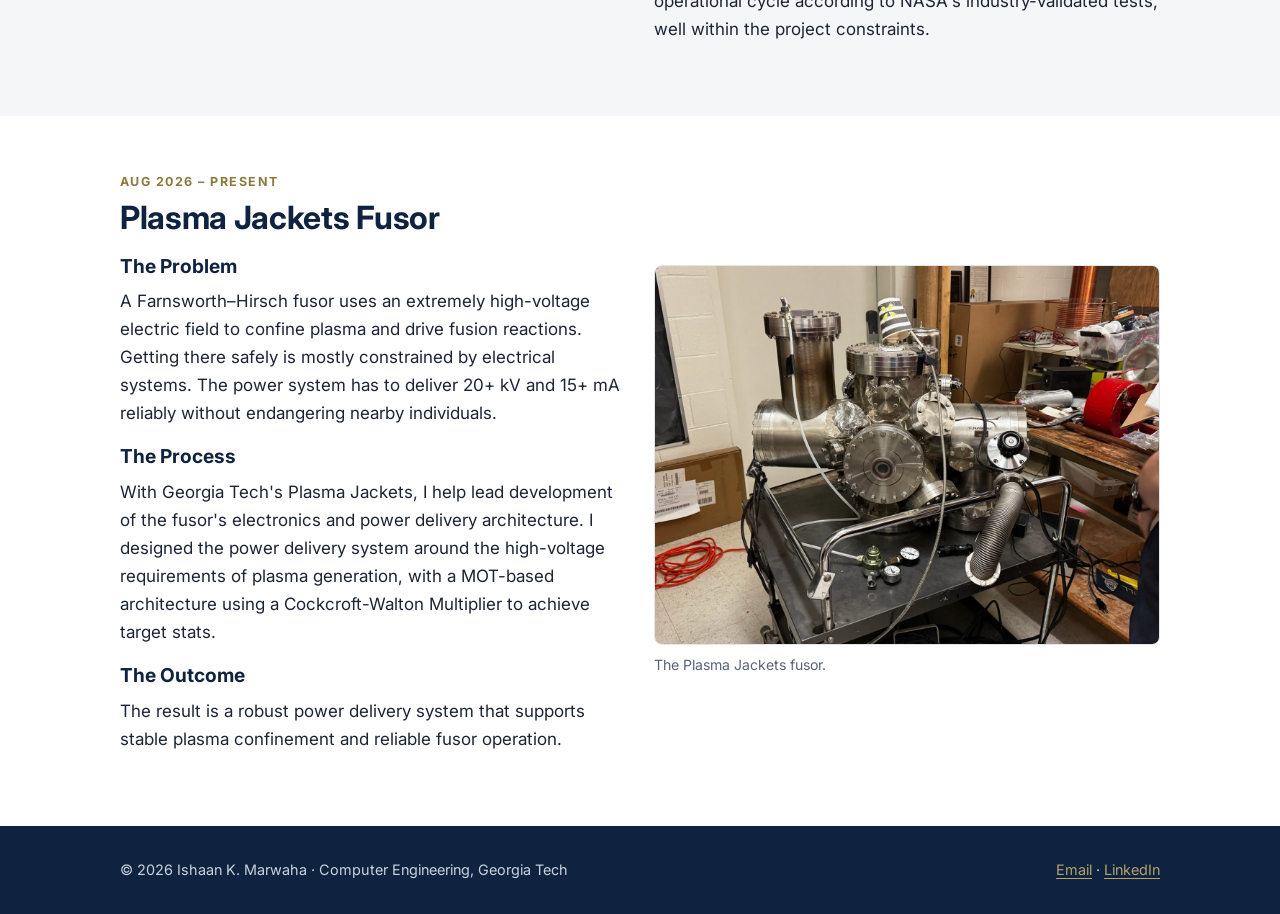
<file: projects.html>
<!doctype html>
<html lang="en">
<head>
<meta charset="utf-8">
<meta name="viewport" content="width=device-width, initial-scale=1">
<title>Projects | Ishaan Marwaha</title>
<meta name="description" content="Technical projects by Ishaan Marwaha.">
<link rel="icon" href="assets/img/logo.svg" type="image/svg+xml">
<link rel="preconnect" href="https://fonts.googleapis.com">
<link rel="preconnect" href="https://fonts.gstatic.com" crossorigin>
<link href="https://fonts.googleapis.com/css2?family=Inter:wght@400;500;600;700&display=swap" rel="stylesheet">
<link rel="stylesheet" href="assets/css/style.css">
</head>
<body>
<header class="site-header">
  <nav class="container nav" aria-label="Main">
    <a class="brand" href="index.html"><img src="assets/img/logo.svg" alt="">Ishaan Marwaha</a>
    <button class="nav-toggle" aria-expanded="false" aria-controls="nav-links" aria-label="Menu"><span></span><span></span><span></span></button>
    <ul class="nav-links" id="nav-links">
<li><a href="index.html">Home</a></li>
<li><a href="about.html">About</a></li>
<li><a href="experience.html">Experience</a></li>
<li><a href="projects.html" aria-current="page">Projects</a></li>
<li><a href="achievements.html">Achievements</a></li>
<li><a href="resume.html">Resume</a></li>
<li><a href="career-goals.html">Career Goals</a></li>
<li><a href="contact.html">Contact</a></li>
    </ul>
  </nav>
</header>
<main>
<div class="page-head"><div class="container">
  <h1>Projects</h1>
</div></div>
<!-- DISCOVERY PROJECT FEATURE: uncomment and fill in before the Discovery Project Showcase
<section id="discovery" class="alt">
  <div class="container prose">
    <span class="eyebrow">Aug 2026 &ndash; Present</span>
    <h2>Discovery Project: <span class="todo">[title]</span></h2>
    <figure>
      <img src="assets/img/discovery-placeholder.svg" alt="Placeholder for Discovery Project photo">
      <figcaption>Replace with a photo or video you took of your project.</figcaption>
    </figure>
    <h3>The Problem</h3>
    <p class="todo-block">What question or need did you set out to explore, and why does it matter to you?</p>
    <h3>The Process</h3>
    <p class="todo-block">What did you research, build, or test? What tools did you use, and what changed along the way?</p>
    <h3>The Outcome</h3>
    <p class="todo-block">What did you produce or find? Include data, a demo, or a photo.</p>
    <h3>What I Learned &amp; What's Next</h3>
    <p class="todo-block">How did this shape your interests or ECE roadmap? What would you do next? (Total feature: 400+ words.)</p>
  </div>
</section>
-->

<section id="riscv">
  <div class="container grid-2" style="align-items:center">
    <div>
      <span class="eyebrow">Aug 2026 – Present</span>
      <h2>RISC-V Processor</h2>
      <h3>The Problem</h3>
      <p>I wanted to understand processors from the inside, not just as a black box that runs my code. Through Georgia
      Tech Silicon Jackets, I set out to implement core pieces of a RISC-V CPU as an individual project.</p>
      <h3>The Process</h3>
      <p>Working in SystemVerilog, I translated the RISC-V Instruction Set Architecture specification into a fully-functional CPU RTL. After writing the logic for my CPU core, I built a constrained-random verification pipeline that generates large numbers
      of legal instruction sequences and checks the design's behavior against expected results. Finally, I completed a SiliconJackets-guided physical design workflow to finalize a physical layout for my chip.&nbsp;</p>
      <h3>The Outcome</h3>
      <p>The core executes basic instruction functionality correctly as verified by a complete test bench. I am continuing to expand my cpu core to cover more of the RISC-V instruction set.&nbsp;</p>
    </div>
    <figure><img src="assets/img/riscv-layout.jpg" alt="Chip layout in Cadence Virtuoso with Pegasus verification results">
      <figcaption>Chip layout in Cadence Virtuoso on the SkyWater 130&nbsp;nm process, with Pegasus physical-verification results.</figcaption></figure>
  </div>
</section>

<section id="turbosentry" class="alt">
  <div class="container grid-2" style="align-items:center">
    <figure><img src="assets/img/bilstm.jpg" alt="Bidirectional LSTM architecture with forward and backward layers">
      <figcaption>Bidirectional LSTM architecture. Image: Pandey et al., <em>Journal of Sensors</em> (2022),
      <a href="https://doi.org/10.1155/2022/6732150" target="_blank" rel="noopener">doi:10.1155/2022/6732150</a>.</figcaption></figure>
    <div>
      <span class="eyebrow">Jan 2026 – Jun 2026</span>
      <h2>TurboSentry Jet Engine Monitoring</h2>
      <h3>The Problem</h3>
      <p>Jet engines degrade in nonlinear ways that are hard to spot until it's too late. Predicting remaining useful
      life from sensor data lets maintenance happen before failure occurs without the waste created by ultra-conservative replacement timelines.&nbsp;</p>
      <h3>The Process</h3>
      <p>Using NASA's sample turbofan engine telemetry, I built an ingestion pipeline that serializes raw multivariate sensor streams
      over multithreaded TCP sockets, simulating live data. I then trained a deep bidirectional LSTM in PyTorch on the GPU
      to learn degradation patterns across many engines.</p>
      <h3>The Outcome</h3>
      <p>The model predicts failure with an average error of under one operational cycle according to NASA's industry-validated tests, well within the project constraints.</p>
    </div>
  </div>
</section>

<section id="fusor">
  <div class="container grid-2" style="align-items:center">
    <div>
      <span class="eyebrow">Aug 2026 – Present</span>
      <h2>Plasma Jackets Fusor</h2>
      <h3>The Problem</h3>
      <p>A Farnsworth–Hirsch fusor uses an extremely high-voltage electric field to confine plasma and drive fusion
      reactions. Getting there safely is mostly constrained by electrical systems. The power system has to deliver 20+ kV and 15+ mA reliably without endangering nearby individuals.&nbsp;</p>
      <h3>The Process</h3>
      <p>With Georgia Tech's Plasma Jackets, I help lead development of the fusor's electronics and power delivery
      architecture. I designed the power delivery system around the high-voltage requirements of plasma generation, with a MOT-based architecture using a Cockcroft-Walton Multiplier to achieve target stats.&nbsp;</p>
      <h3>The Outcome</h3>
      <p>The result is a robust power delivery system that supports stable plasma confinement and reliable fusor
      operation.</p>
    </div>
    <figure><img src="assets/img/fusor.jpg" alt="The Plasma Jackets Farnsworth-Hirsch fusor vacuum chamber on a lab cart">
      <figcaption>The Plasma Jackets fusor.</figcaption></figure>
  </div>
</section>

</main>
<footer class="site-footer">
  <div class="container footer-row">
    <span>© 2026 Ishaan K. Marwaha · Computer Engineering, Georgia Tech</span>
    <span><a href="mailto:imarwaha3@gatech.edu">Email</a> · <a href="https://www.linkedin.com/in/ishaanmarwaha/" target="_blank" rel="noopener">LinkedIn</a></span>
  </div>
</footer>
<script>
  const t=document.querySelector('.nav-toggle'),l=document.getElementById('nav-links');
  t.addEventListener('click',()=>{const o=l.classList.toggle('open');t.setAttribute('aria-expanded',o);});
</script>


</body>
</html>
</file>
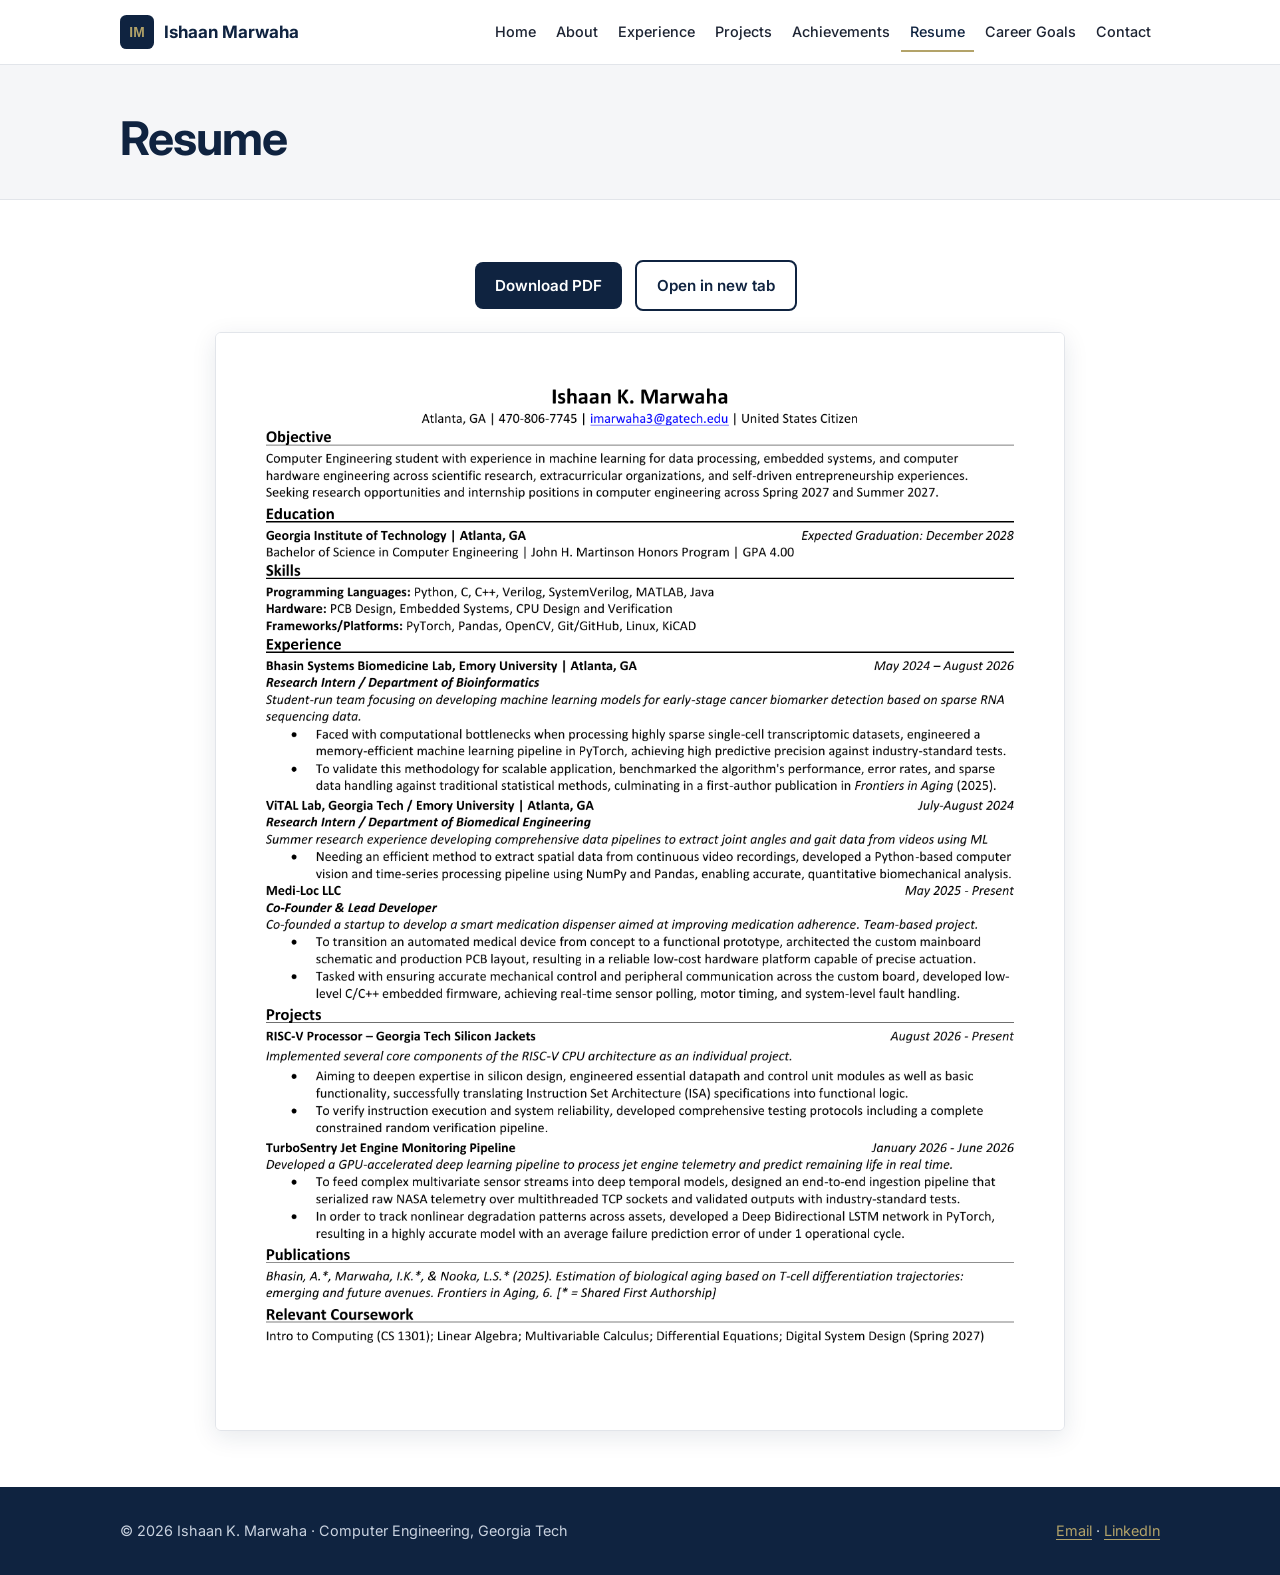
<file: resume.html>
<!doctype html>
<html lang="en">
<head>
<meta charset="utf-8">
<meta name="viewport" content="width=device-width, initial-scale=1">
<title>Resume | Ishaan Marwaha</title>
<meta name="description" content="Resume of Ishaan Marwaha.">
<link rel="icon" href="assets/img/logo.svg" type="image/svg+xml">
<link rel="preconnect" href="https://fonts.googleapis.com">
<link rel="preconnect" href="https://fonts.gstatic.com" crossorigin>
<link href="https://fonts.googleapis.com/css2?family=Inter:wght@400;500;600;700&display=swap" rel="stylesheet">
<link rel="stylesheet" href="assets/css/style.css">
</head>
<body>
<header class="site-header">
  <nav class="container nav" aria-label="Main">
    <a class="brand" href="index.html"><img src="assets/img/logo.svg" alt="">Ishaan Marwaha</a>
    <button class="nav-toggle" aria-expanded="false" aria-controls="nav-links" aria-label="Menu"><span></span><span></span><span></span></button>
    <ul class="nav-links" id="nav-links">
<li><a href="index.html">Home</a></li>
<li><a href="about.html">About</a></li>
<li><a href="experience.html">Experience</a></li>
<li><a href="projects.html">Projects</a></li>
<li><a href="achievements.html">Achievements</a></li>
<li><a href="resume.html" aria-current="page">Resume</a></li>
<li><a href="career-goals.html">Career Goals</a></li>
<li><a href="contact.html">Contact</a></li>
    </ul>
  </nav>
</header>
<main>
<div class="page-head"><div class="container">
  <h1>Resume</h1>
</div></div>
<section>
  <div class="container resume-wrap">
    <p><a class="btn btn-navy" href="assets/docs/Marwaha_Resume.pdf" download>Download PDF</a>
       <a class="btn btn-line" href="assets/docs/Marwaha_Resume.pdf" target="_blank" rel="noopener">Open in new tab</a></p>
    <a href="assets/docs/Marwaha_Resume.pdf" target="_blank" rel="noopener"><img class="resume-img" src="assets/img/resume.png" alt="Ishaan Marwaha one-page resume"></a>
  </div>
</section>

</main>
<footer class="site-footer">
  <div class="container footer-row">
    <span>&copy; 2026 Ishaan K. Marwaha &middot; Computer Engineering, Georgia Tech</span>
    <span><a href="mailto:imarwaha3@gatech.edu">Email</a> &middot; <a href="https://www.linkedin.com/in/ishaanmarwaha/" target="_blank" rel="noopener">LinkedIn</a></span>
  </div>
</footer>
<script>
  const t=document.querySelector('.nav-toggle'),l=document.getElementById('nav-links');
  t.addEventListener('click',()=>{const o=l.classList.toggle('open');t.setAttribute('aria-expanded',o);});
</script>
</body>
</html>
</file>
<file: assets/css/style.css>
:root {
  --navy: #0f2340;
  --navy-2: #1b3558;
  --gold: #b3a369;
  --gold-dark: #8a7a3f;
  --ink: #1d2433;
  --muted: #5a6475;
  --line: #e2e5ea;
  --bg: #ffffff;
  --bg-soft: #f5f6f8;
  --radius: 10px;
  --max: 1080px;
}

* { box-sizing: border-box; }
html { scroll-behavior: smooth; }
body {
  margin: 0;
  font-family: "Inter", system-ui, -apple-system, "Segoe UI", Roboto, sans-serif;
  font-size: 17px;
  line-height: 1.65;
  color: var(--ink);
  background: var(--bg);
}
img { max-width: 100%; height: auto; display: block; }
a { color: var(--navy-2); text-underline-offset: 3px; }
a:hover { color: var(--gold-dark); }
h1, h2, h3 { line-height: 1.25; color: var(--navy); margin: 0 0 .5em; }
h1 { font-size: clamp(2rem, 5vw, 2.9rem); letter-spacing: -.02em; }
h2 { font-size: clamp(1.5rem, 3.4vw, 2rem); letter-spacing: -.01em; }
h3 { font-size: 1.2rem; }
p { margin: 0 0 1em; }

.container { max-width: var(--max); margin: 0 auto; padding: 0 20px; }

/* ---------- Header / nav ---------- */
.site-header {
  position: sticky; top: 0; z-index: 50;
  background: rgba(255,255,255,.96);
  backdrop-filter: blur(6px);
  border-bottom: 1px solid var(--line);
}
.nav { display: flex; align-items: center; justify-content: space-between; height: 64px; }
.brand { display: flex; align-items: center; gap: 10px; font-weight: 700; color: var(--navy); text-decoration: none; }
.brand img { width: 34px; height: 34px; }
.nav-links { display: flex; gap: 2px; list-style: none; margin: 0; padding: 0; }
.nav-links a {
  display: block; padding: 8px 9px; border-radius: 6px; white-space: nowrap;
  color: var(--ink); text-decoration: none; font-size: .9rem; font-weight: 500;
}
.nav-links a:hover { background: var(--bg-soft); color: var(--navy); }
.nav-links a[aria-current="page"] { color: var(--navy); box-shadow: inset 0 -2px 0 var(--gold); border-radius: 0; }
.nav-toggle {
  display: none; flex-direction: column; justify-content: center; gap: 5px;
  width: 42px; height: 38px; padding: 0 10px; cursor: pointer;
  background: none; border: 1px solid var(--line); border-radius: 6px;
}
.nav-toggle span {
  display: block; height: 2px; width: 100%; background: var(--navy); border-radius: 2px;
  transition: transform .2s ease, opacity .2s ease;
}
.nav-toggle:hover { background: var(--bg-soft); }
.nav-toggle[aria-expanded="true"] span:nth-child(1) { transform: translateY(7px) rotate(45deg); }
.nav-toggle[aria-expanded="true"] span:nth-child(2) { opacity: 0; }
.nav-toggle[aria-expanded="true"] span:nth-child(3) { transform: translateY(-7px) rotate(-45deg); }

@media (max-width: 900px) {
  .nav-toggle { display: flex; }
  .nav-links {
    display: none; position: absolute; top: 64px; left: 0; right: 0;
    flex-direction: column; background: #fff; border-bottom: 1px solid var(--line); padding: 8px 16px 16px;
  }
  .nav-links.open { display: flex; }
  .nav-links a[aria-current="page"] { box-shadow: inset 3px 0 0 var(--gold); }
}

/* ---------- Hero ---------- */
.hero {
  background: linear-gradient(135deg, var(--navy) 0%, var(--navy-2) 100%);
  color: #fff; padding: 72px 0 64px;
}
.hero h1 { color: #fff; margin-bottom: .2em; }
.hero .tagline { color: var(--gold); font-weight: 600; font-size: 1.1rem; margin-bottom: 1.2em; }
.hero p { color: #dfe5ee; max-width: 640px; }
.hero-grid { display: grid; grid-template-columns: 1.5fr 1fr; gap: 48px; align-items: center; }
.headshot {
  width: 100%; max-width: 300px; aspect-ratio: 1; object-fit: cover;
  border-radius: 50%; border: 5px solid var(--gold); margin-left: auto; background: #fff;
}
@media (max-width: 820px) {
  .hero { padding: 48px 0; }
  .hero-grid { grid-template-columns: 1fr; gap: 28px; }
  .headshot { margin: 0 auto; max-width: 220px; order: -1; }
}

.btn {
  display: inline-block; padding: 11px 20px; border-radius: 8px;
  font-weight: 600; text-decoration: none; font-size: .95rem; margin: 4px 8px 4px 0;
}
.btn-gold { background: var(--gold); color: var(--navy); }
.btn-gold:hover { background: #c7b77c; color: var(--navy); }
.btn-outline { border: 2px solid var(--gold); color: #fff; }
.btn-outline:hover { background: rgba(255,255,255,.08); color: #fff; }
.btn-navy { background: var(--navy); color: #fff; }
.btn-navy:hover { background: var(--navy-2); color: #fff; }
.btn-line { border: 2px solid var(--navy); color: var(--navy); }

/* ---------- Page header ---------- */
.page-head { background: var(--bg-soft); border-bottom: 1px solid var(--line); padding: 44px 0 32px; }
.page-head p { color: var(--muted); max-width: 700px; margin: 0; }
.eyebrow { text-transform: uppercase; letter-spacing: .12em; font-size: .78rem; font-weight: 700; color: var(--gold-dark); margin-bottom: .4em; display: block; }

/* ---------- Sections ---------- */
section { padding: 56px 0; }
section.alt { background: var(--bg-soft); }
.prose { max-width: 760px; }
.lead { font-size: 1.12rem; color: var(--muted); }

.grid-2 { display: grid; grid-template-columns: 1fr 1fr; gap: 28px; }
.grid-3 { display: grid; grid-template-columns: repeat(3, 1fr); gap: 24px; }
@media (max-width: 820px) { .grid-2, .grid-3 { grid-template-columns: 1fr; } }

.card {
  background: #fff; border: 1px solid var(--line); border-radius: var(--radius);
  padding: 24px; display: flex; flex-direction: column;
}
.card h3 { margin-bottom: .3em; }
.card .meta { color: var(--muted); font-size: .9rem; margin-bottom: .8em; }
.card p:last-child { margin-bottom: 0; }
.card .more { margin-top: auto; padding-top: 12px; font-weight: 600; }
.card-img { border-radius: 8px; border: 1px solid var(--line); margin-bottom: 16px; background: #fff; }

.tags { display: flex; flex-wrap: wrap; gap: 6px; margin: 0 0 1em; padding: 0; list-style: none; }
.tags li { background: #eef1f6; color: var(--navy-2); font-size: .8rem; font-weight: 600; padding: 3px 10px; border-radius: 99px; }

.stat-row { display: grid; grid-template-columns: repeat(4, 1fr); gap: 16px; margin-top: 8px; }
.stat { background: #fff; border: 1px solid var(--line); border-radius: var(--radius); padding: 18px; text-align: center; }
.stat b { display: block; font-size: 1.6rem; color: var(--navy); }
.stat span { font-size: .85rem; color: var(--muted); }
@media (max-width: 820px) { .stat-row { grid-template-columns: 1fr 1fr; } }

figure { margin: 24px 0; }
figure img { border-radius: 8px; border: 1px solid var(--line); background: #fff; }
figcaption { font-size: .88rem; color: var(--muted); margin-top: 8px; }

/* Timeline */
.timeline { list-style: none; padding: 0; margin: 0; border-left: 3px solid var(--gold); }
.timeline li { position: relative; padding: 0 0 26px 26px; }
.timeline li::before {
  content: ""; position: absolute; left: -9px; top: 6px; width: 15px; height: 15px;
  border-radius: 50%; background: #fff; border: 3px solid var(--navy);
}
.timeline .when { font-weight: 700; color: var(--gold-dark); font-size: .9rem; }

/* Resume embed */
.resume-frame { width: 100%; height: 1000px; border: 1px solid var(--line); border-radius: var(--radius); }
@media (max-width: 820px) { .resume-frame { height: 560px; } }

/* Skills */
.skill-group h3 { font-size: 1rem; text-transform: uppercase; letter-spacing: .06em; color: var(--muted); }

/* Draft placeholders — delete this block once all placeholders are filled */
.todo {
  background: #fff6d6; border: 1px dashed #d4a72c; color: #6b5300;
  padding: 2px 6px; border-radius: 4px; font-size: .92em;
}
.todo-block {
  background: #fff6d6; border: 2px dashed #d4a72c; color: #6b5300;
  padding: 18px; border-radius: var(--radius); margin: 16px 0;
}

/* Contact */
.contact-list { list-style: none; padding: 0; margin: 0; }
.contact-list li { padding: 14px 0; border-bottom: 1px solid var(--line); display: flex; gap: 14px; align-items: center; flex-wrap: wrap; }
.contact-list b { min-width: 110px; color: var(--navy); }

/* Footer */
.site-footer { background: var(--navy); color: #c9d2df; padding: 32px 0; font-size: .9rem; }
.site-footer a { color: var(--gold); }
.footer-row { display: flex; justify-content: space-between; flex-wrap: wrap; gap: 12px; }

/* Long-form text inside a full-width container stays left-aligned with other content */
.container.prose { max-width: var(--max); }
.container.prose > * { max-width: 760px; }
.container.prose > figure { max-width: 100%; }
.resume-img { max-width: 850px; width: 100%; margin: 8px 0 0; border: 1px solid var(--line); border-radius: 6px; box-shadow: 0 6px 24px rgba(15,35,64,.10); }

.headshot { object-position: 50% 22%; }

/* Roadmap (Career Goals) */
.roadmap { list-style: none; padding: 0; margin: 32px 0 0; display: grid; grid-template-columns: repeat(5, 1fr); position: relative; }
.roadmap::before { content: ""; position: absolute; top: 9px; left: 10%; right: 10%; height: 3px; background: var(--gold); }
.roadmap li { position: relative; padding: 0 12px; text-align: center; }
.roadmap .dot {
  display: block; width: 21px; height: 21px; margin: 0 auto 16px; border-radius: 50%;
  background: var(--navy); border: 4px solid var(--bg-soft); box-shadow: 0 0 0 2px var(--navy); position: relative; z-index: 1;
}
.roadmap .when { font-weight: 700; color: var(--gold-dark); font-size: .85rem; text-transform: uppercase; letter-spacing: .05em; }
.roadmap h3 { margin: 4px 0 6px; }
.roadmap p { font-size: .93rem; color: var(--muted); margin: 0; }
@media (max-width: 820px) {
  .roadmap { grid-template-columns: 1fr; }
  .roadmap::before { left: 9px; right: auto; top: 10px; bottom: 10px; width: 3px; height: auto; }
  .roadmap li { display: grid; grid-template-columns: 21px 1fr; gap: 16px; padding: 0 0 26px; text-align: left; }
  .roadmap .dot { margin: 0; }
}

.page-head h1 { margin: 0; }
.resume-wrap { text-align: center; }
.resume-wrap .resume-img { margin: 8px auto 0; }
.fig-narrow img { max-width: 420px; width: 100%; margin: 0 auto; }
body { min-height: 100vh; display: flex; flex-direction: column; }
main { flex: 1; }
.meta .date { display: block; white-space: nowrap; }
</file>
